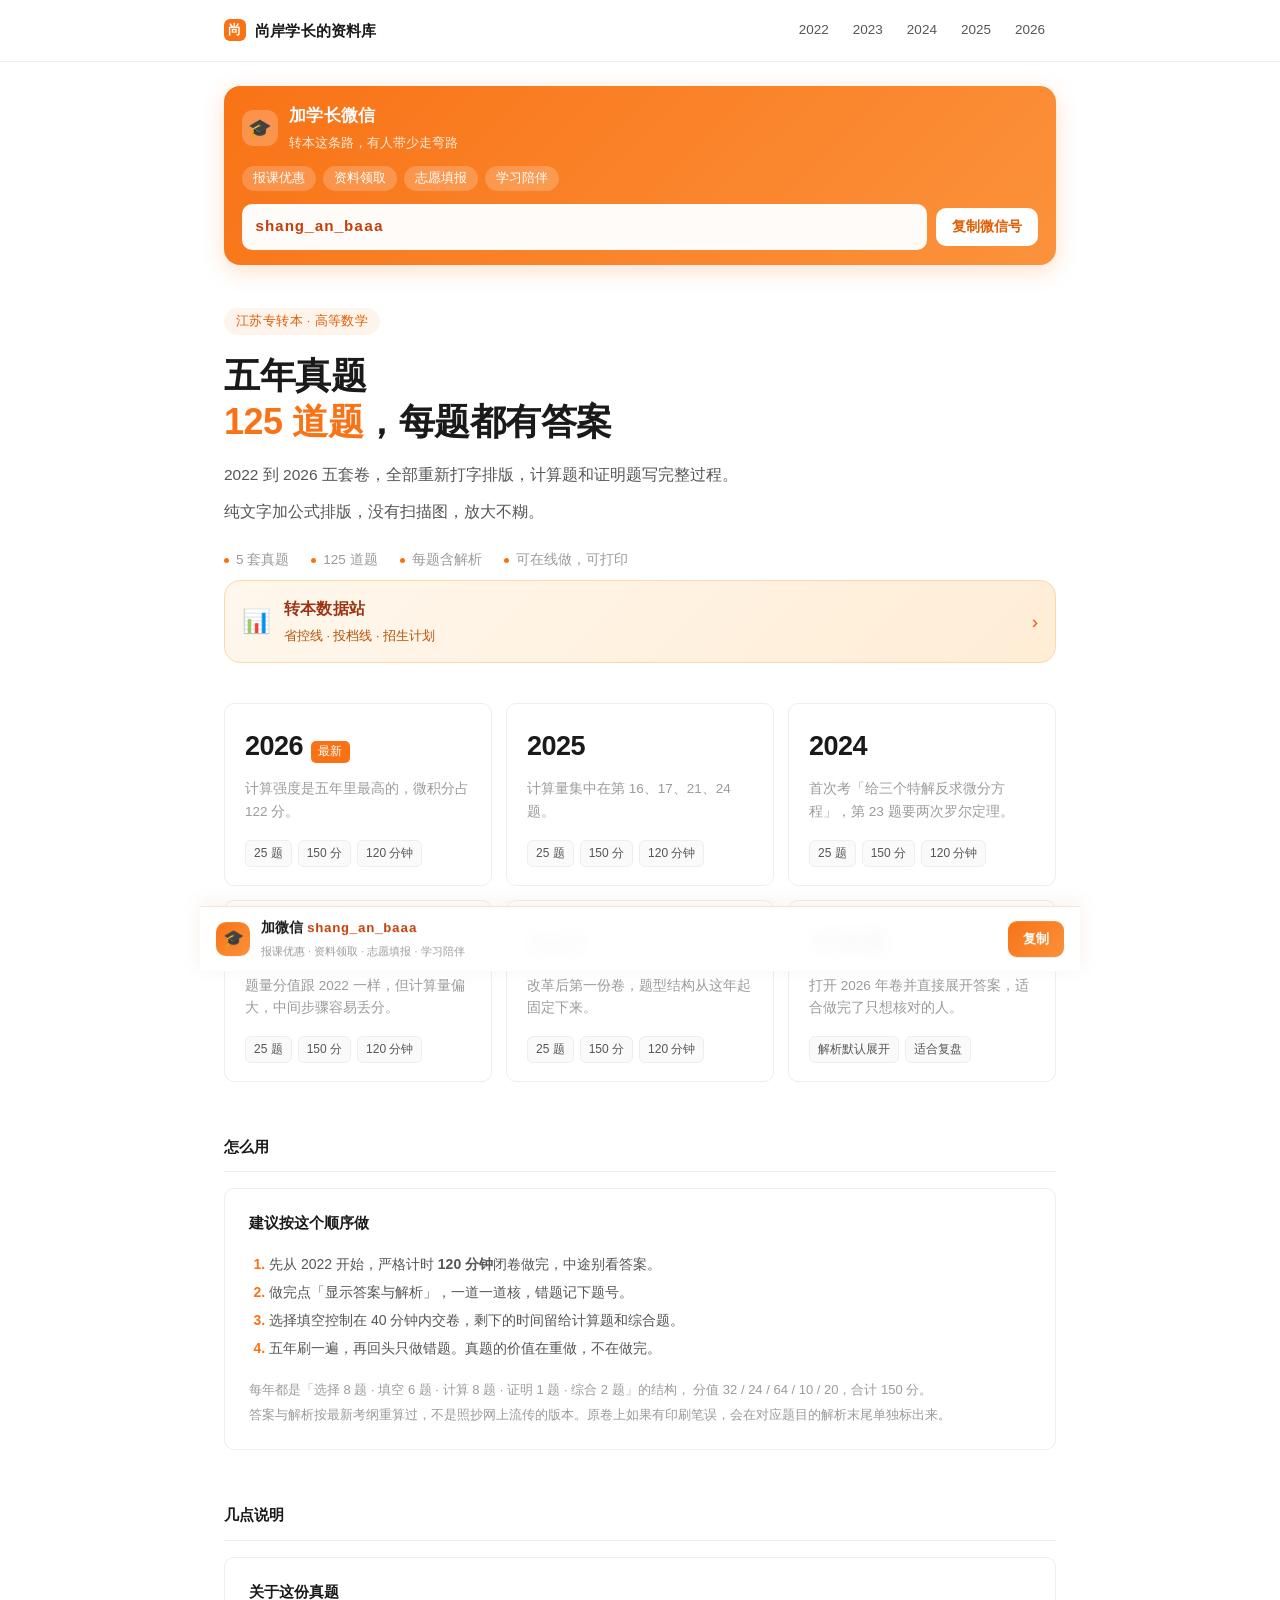
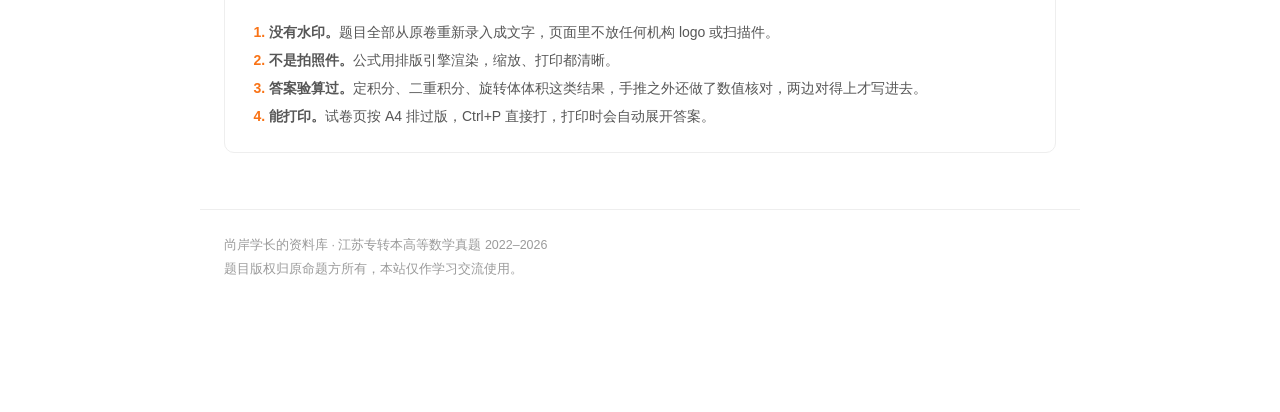
<file: index.html>
<!doctype html>
<html lang="zh-CN">
<head>
<meta charset="utf-8">
<meta name="viewport" content="width=device-width, initial-scale=1">
<title>尚岸学长的资料库 · 江苏专转本高等数学真题 2022–2026</title>
<meta name="description" content="尚岸学长的资料库：2022 至 2026 年江苏省普通高校专转本选拔考试高等数学真题，共 125 题，全部含答案与完整解析，网页直接看，手机也能开。">
<meta name="theme-color" content="#F97316">
<link rel="icon" href="assets/favicon.svg" type="image/svg+xml">
<link rel="stylesheet" href="assets/style.css">
</head>
<body>

<div class="topbar">
  <div class="topbar-in">
    <a class="brand" href="index.html"><span class="mark">尚</span>尚岸学长的资料库</a>
    <nav class="topnav">
      <a href="paper.html?y=2022">2022</a>
      <a href="paper.html?y=2023">2023</a>
      <a href="paper.html?y=2024">2024</a>
      <a href="paper.html?y=2025">2025</a>
      <a href="paper.html?y=2026">2026</a>
    </nav>
  </div>
</div>

<div class="wrap">

  <div class="hero">
    <span class="eyebrow">江苏专转本 · 高等数学</span>
    <h1>五年真题<br><span class="o">125 道题</span>，每题都有答案</h1>
    <p class="lead">2022 到 2026 五套卷，全部重新打字排版，计算题和证明题写完整过程。</p>
    <p class="lead">纯文字加公式排版，没有扫描图，放大不糊。</p>
    <div class="meta-line">
      <span>5 套真题</span>
      <span>125 道题</span>
      <span>每题含解析</span>
      <span>可在线做，可打印</span>
    </div>
  </div>

  <a href="data/" style="display:flex;align-items:center;gap:13px;margin:0 0 20px;padding:15px 17px;border-radius:16px;background:linear-gradient(135deg,#FFF7ED,#FFEDD5);border:1px solid #FED7AA;text-decoration:none"><span style="font-size:23px;line-height:1">📊</span><span style="flex:1"><b style="display:block;font-size:15.5px;color:#9A3412;letter-spacing:.2px">转本数据站</b><span style="font-size:12.5px;color:#B45309">省控线 · 投档线 · 招生计划</span></span><span style="color:#EA580C;font-size:19px;line-height:1">›</span></a>

  <div class="year-grid">
    <a class="ycard" href="paper.html?y=2026">
      <div class="yr">2026<small>最新</small></div>
      <div class="desc">计算强度是五年里最高的，微积分占 122 分。</div>
      <div class="tags"><span class="tag">25 题</span><span class="tag">150 分</span><span class="tag">120 分钟</span></div>
    </a>

    <a class="ycard" href="paper.html?y=2025">
      <div class="yr">2025</div>
      <div class="desc">计算量集中在第 16、17、21、24 题。</div>
      <div class="tags"><span class="tag">25 题</span><span class="tag">150 分</span><span class="tag">120 分钟</span></div>
    </a>

    <a class="ycard" href="paper.html?y=2024">
      <div class="yr">2024</div>
      <div class="desc">首次考「给三个特解反求微分方程」，第 23 题要两次罗尔定理。</div>
      <div class="tags"><span class="tag">25 题</span><span class="tag">150 分</span><span class="tag">120 分钟</span></div>
    </a>

    <a class="ycard" href="paper.html?y=2023">
      <div class="yr">2023</div>
      <div class="desc">题量分值跟 2022 一样，但计算量偏大，中间步骤容易丢分。</div>
      <div class="tags"><span class="tag">25 题</span><span class="tag">150 分</span><span class="tag">120 分钟</span></div>
    </a>

    <a class="ycard" href="paper.html?y=2022">
      <div class="yr">2022</div>
      <div class="desc">改革后第一份卷，题型结构从这年起固定下来。</div>
      <div class="tags"><span class="tag">25 题</span><span class="tag">150 分</span><span class="tag">120 分钟</span></div>
    </a>

    <a class="ycard" href="paper.html?y=2026&amp;a=1">
      <div class="yr">对答案</div>
      <div class="desc">打开 2026 年卷并直接展开答案，适合做完了只想核对的人。</div>
      <div class="tags"><span class="tag">解析默认展开</span><span class="tag">适合复盘</span></div>
    </a>
  </div>

  <div class="section-title">怎么用</div>
  <div class="howto">
    <h3>建议按这个顺序做</h3>
    <ol>
      <li>先从 2022 开始，严格计时 <b>120 分钟</b>闭卷做完，中途别看答案。</li>
      <li>做完点「显示答案与解析」，一道一道核，错题记下题号。</li>
      <li>选择填空控制在 40 分钟内交卷，剩下的时间留给计算题和综合题。</li>
      <li>五年刷一遍，再回头只做错题。真题的价值在重做，不在做完。</li>
    </ol>
    <div class="fine">
      每年都是「选择 8 题 · 填空 6 题 · 计算 8 题 · 证明 1 题 · 综合 2 题」的结构，
      分值 32 / 24 / 64 / 10 / 20，合计 150 分。<br>
      答案与解析按最新考纲重算过，不是照抄网上流传的版本。原卷上如果有印刷笔误，会在对应题目的解析末尾单独标出来。
    </div>
  </div>

  <div class="section-title">几点说明</div>
  <div class="howto">
    <h3>关于这份真题</h3>
    <ol>
      <li><b>没有水印。</b>题目全部从原卷重新录入成文字，页面里不放任何机构 logo 或扫描件。</li>
      <li><b>不是拍照件。</b>公式用排版引擎渲染，缩放、打印都清晰。</li>
      <li><b>答案验算过。</b>定积分、二重积分、旋转体体积这类结果，手推之外还做了数值核对，两边对得上才写进去。</li>
      <li><b>能打印。</b>试卷页按 A4 排过版，Ctrl+P 直接打，打印时会自动展开答案。</li>
    </ol>
  </div>

</div>

<footer class="foot">
  尚岸学长的资料库 · 江苏专转本高等数学真题 2022–2026<br>
  题目版权归原命题方所有，本站仅作学习交流使用。
</footer>

<script src="assets/site.js"></script>
<script src="assets/wx.js"></script>
</body>
</html>
</file>
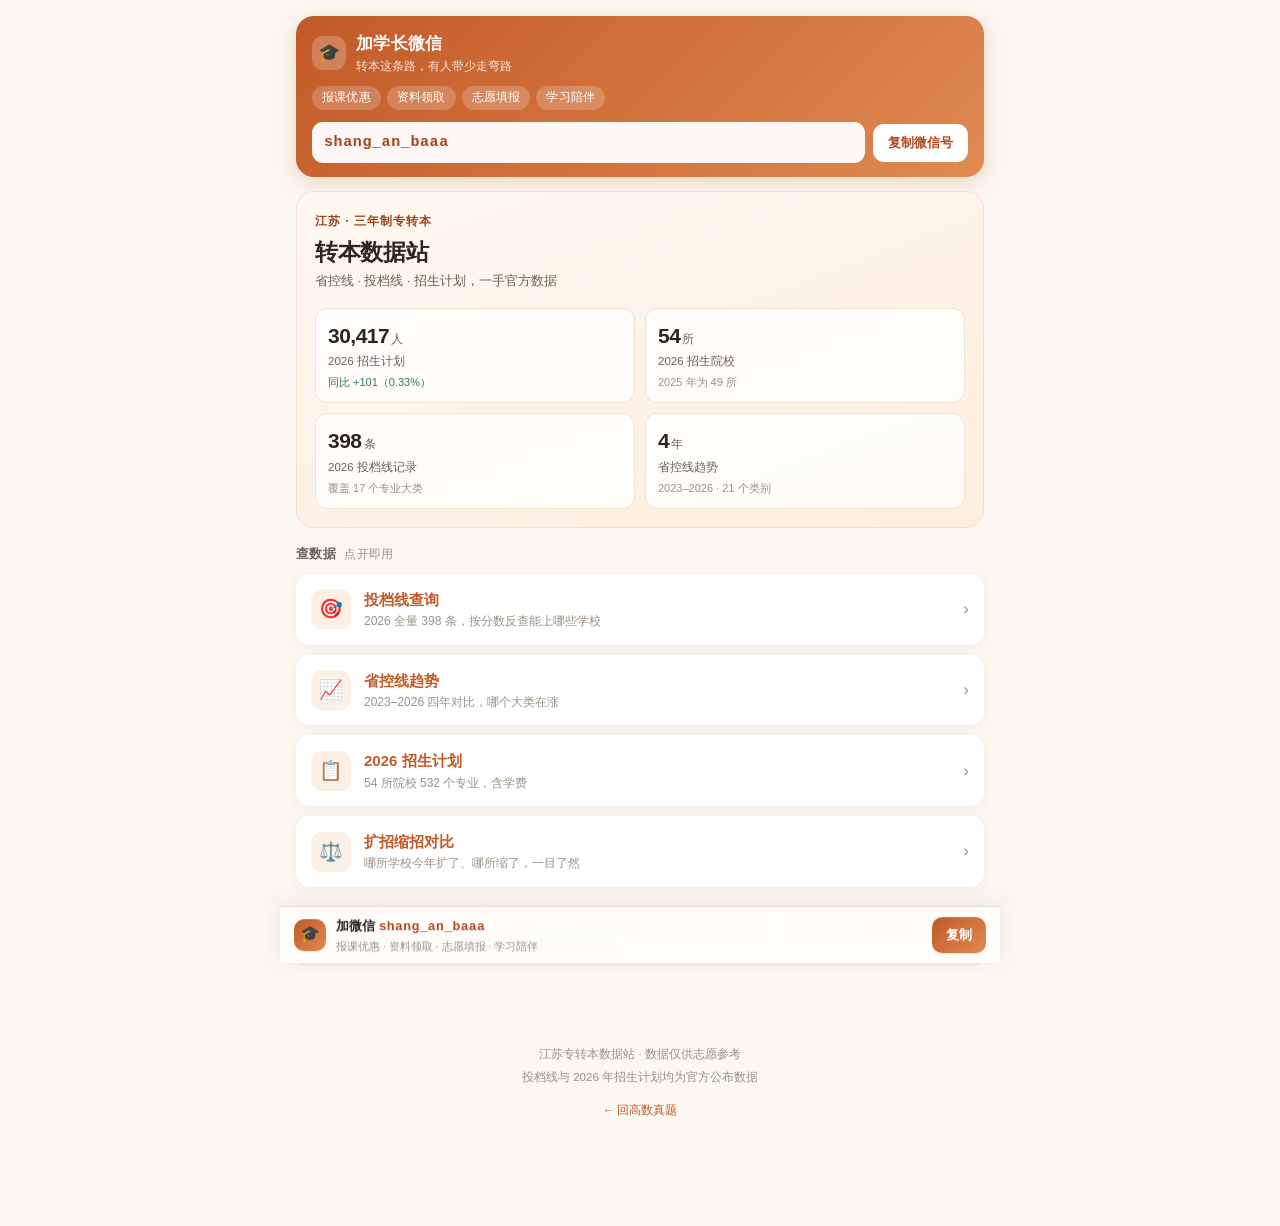
<file: data/index.html>
<!DOCTYPE html>
<html lang="zh-CN">
<head>
<meta charset="UTF-8">
<meta name="viewport" content="width=device-width, initial-scale=1, maximum-scale=1, viewport-fit=cover">
<meta name="theme-color" content="#FBF7F1">
<title>江苏专转本数据站 · 省控线 / 投档线 / 招生计划</title>
<meta name="description" content="江苏三年制专转本真实数据：2023-2026 省控线、2026 全量投档分数线、2026 招生计划。全部来自官方公开文件。">
<link rel="icon" href="assets/favicon.svg" type="image/svg+xml">
<link rel="stylesheet" href="assets/app.css">
</head>
<body>

<div class="wrap">

  <div class="hero">
    <div class="kicker">江苏 · 三年制专转本</div>
    <div class="title">转本数据站</div>
    <div class="desc">省控线 · 投档线 · 招生计划，一手官方数据</div>
    <div class="kpi-grid" id="kpi"></div>
  </div>

  <div class="sec">
    <div class="sec-title">查数据 <span class="hint">点开即用</span></div>
    <div id="entries"></div>
  </div>

  <div class="note">
    <b>数据口径</b>：省控线、投档线、招生计划均取自江苏省教育考试院公开文件（分校计划表、专业计划表、投档分数线表）。计划数与专业数已做交叉校验，加总与官方分校计划表逐校吻合。
  </div>

</div>

<div class="foot">
  <div>江苏专转本数据站 · 数据仅供志愿参考</div>
  <div class="src">投档线与 2026 年招生计划均为官方公布数据</div>
  <div style="margin-top:12px"><a href="/">← 回高数真题</a></div>
</div>

<script src="data/province-line.js"></script>
<script src="data/plan-school.js"></script>
<script src="data/plan-major.js"></script>
<script src="data/score.js"></script>
<script src="assets/app.js"></script>
<script>
(function () {
  var L = window.DATA_LINE, P = window.DATA_SCHOOL, M = window.DATA_MAJOR;
  var S = window.DATA_SCORE;
  var t26 = P.y2026.reduce(function (a, b) { return a + b.total; }, 0);
  var t25 = P.y2025.reduce(function (a, b) { return a + b.total; }, 0);
  var diff = t26 - t25;
  var pct = t25 ? (diff / t25 * 100) : 0;

  // 扩招对考生是利好 → 绿；缩招 → 红。（省控线页相反：分数涨=更难考=红）
  var sign = diff > 0 ? '+' : (diff < 0 ? '' : '±');
  var diffColor = diff > 0 ? '#2E7D5B' : (diff < 0 ? '#C0392B' : 'var(--ink-3)');

  document.getElementById('kpi').innerHTML = [
    '<div class="kpi"><div class="v">' + DB.fmtInt(t26) + '<small>人</small></div>',
    '<div class="l">2026 招生计划</div>',
    '<div class="d" style="color:' + diffColor + '">同比 ' + sign + DB.fmtInt(diff) + '（' + pct.toFixed(2) + '%）</div></div>',

    '<div class="kpi"><div class="v">' + P.y2026.length + '<small>所</small></div>',
    '<div class="l">2026 招生院校</div>',
    '<div class="d flat">2025 年为 ' + P.y2025.length + ' 所</div></div>',

    '<div class="kpi"><div class="v">' + S.length + '<small>条</small></div>',
    '<div class="l">2026 投档线记录</div>',
    '<div class="d flat">覆盖 ' + new Set(S.map(function (x) { return x.cat; })).size + ' 个专业大类</div></div>',

    '<div class="kpi"><div class="v">' + L.years.length + '<small>年</small></div>',
    '<div class="l">省控线趋势</div>',
    '<div class="d flat">' + L.years[0] + '–' + L.years[L.years.length - 1] + ' · ' + L.list.length + ' 个类别</div></div>'
  ].join('');

  var entries = [
    { href: 'score.html', ico: '🎯', n: '投档线查询', s: '2026 全量 ' + S.length + ' 条，按分数反查能上哪些学校' },
    { href: 'line.html', ico: '📈', n: '省控线趋势', s: L.years[0] + '–' + L.years[L.years.length - 1] + ' 四年对比，哪个大类在涨' },
    { href: 'plan.html', ico: '📋', n: '2026 招生计划', s: P.y2026.length + ' 所院校 ' + M.length + ' 个专业，含学费' },
    { href: 'compare.html', ico: '⚖️', n: '扩招缩招对比', s: '哪所学校今年扩了、哪所缩了，一目了然' }
  ];
  document.getElementById('entries').innerHTML = entries.map(function (e) {
    return '<a class="entry" href="' + e.href + '">' +
      '<div class="ico">' + e.ico + '</div>' +
      '<div class="txt"><div class="n">' + DB.esc(e.n) + '</div><div class="s">' + DB.esc(e.s) + '</div></div>' +
      '<div class="arrow">›</div></a>';
  }).join('');
})();
</script>
</body>
</html>
</file>
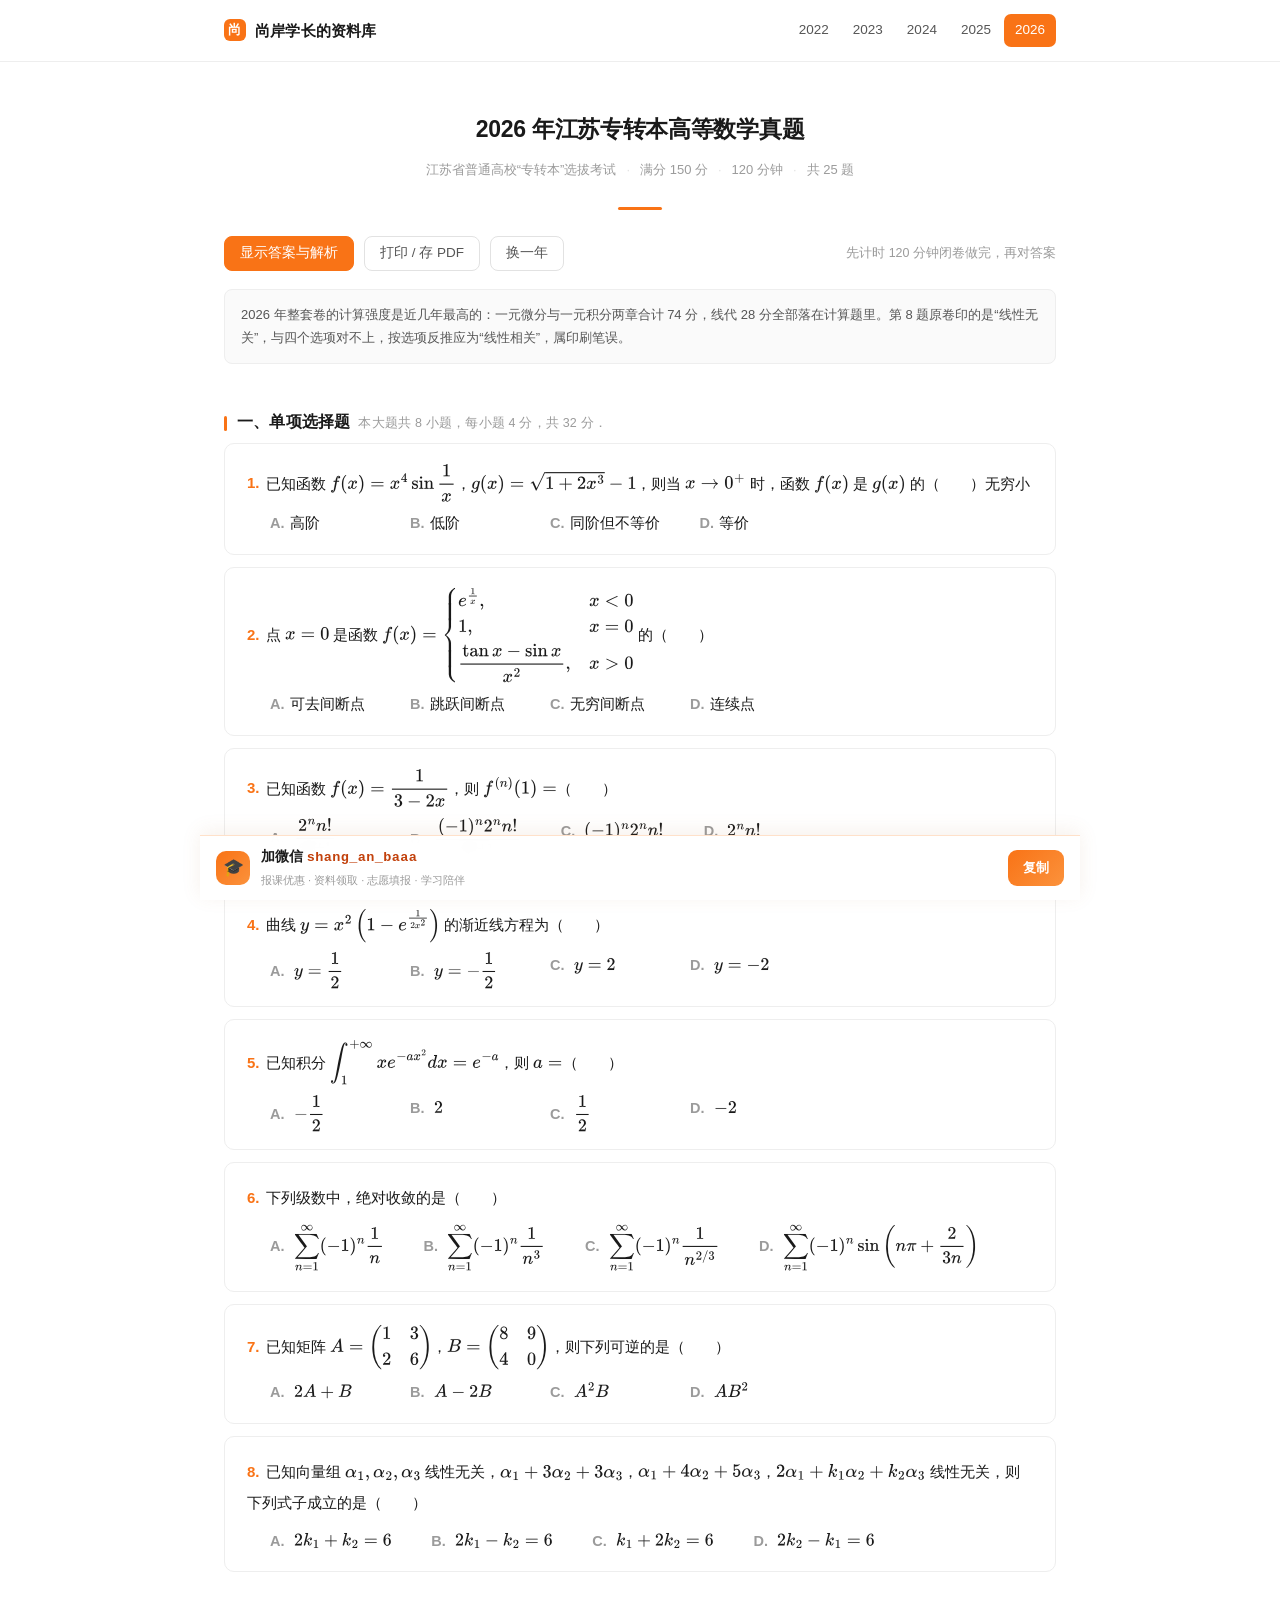
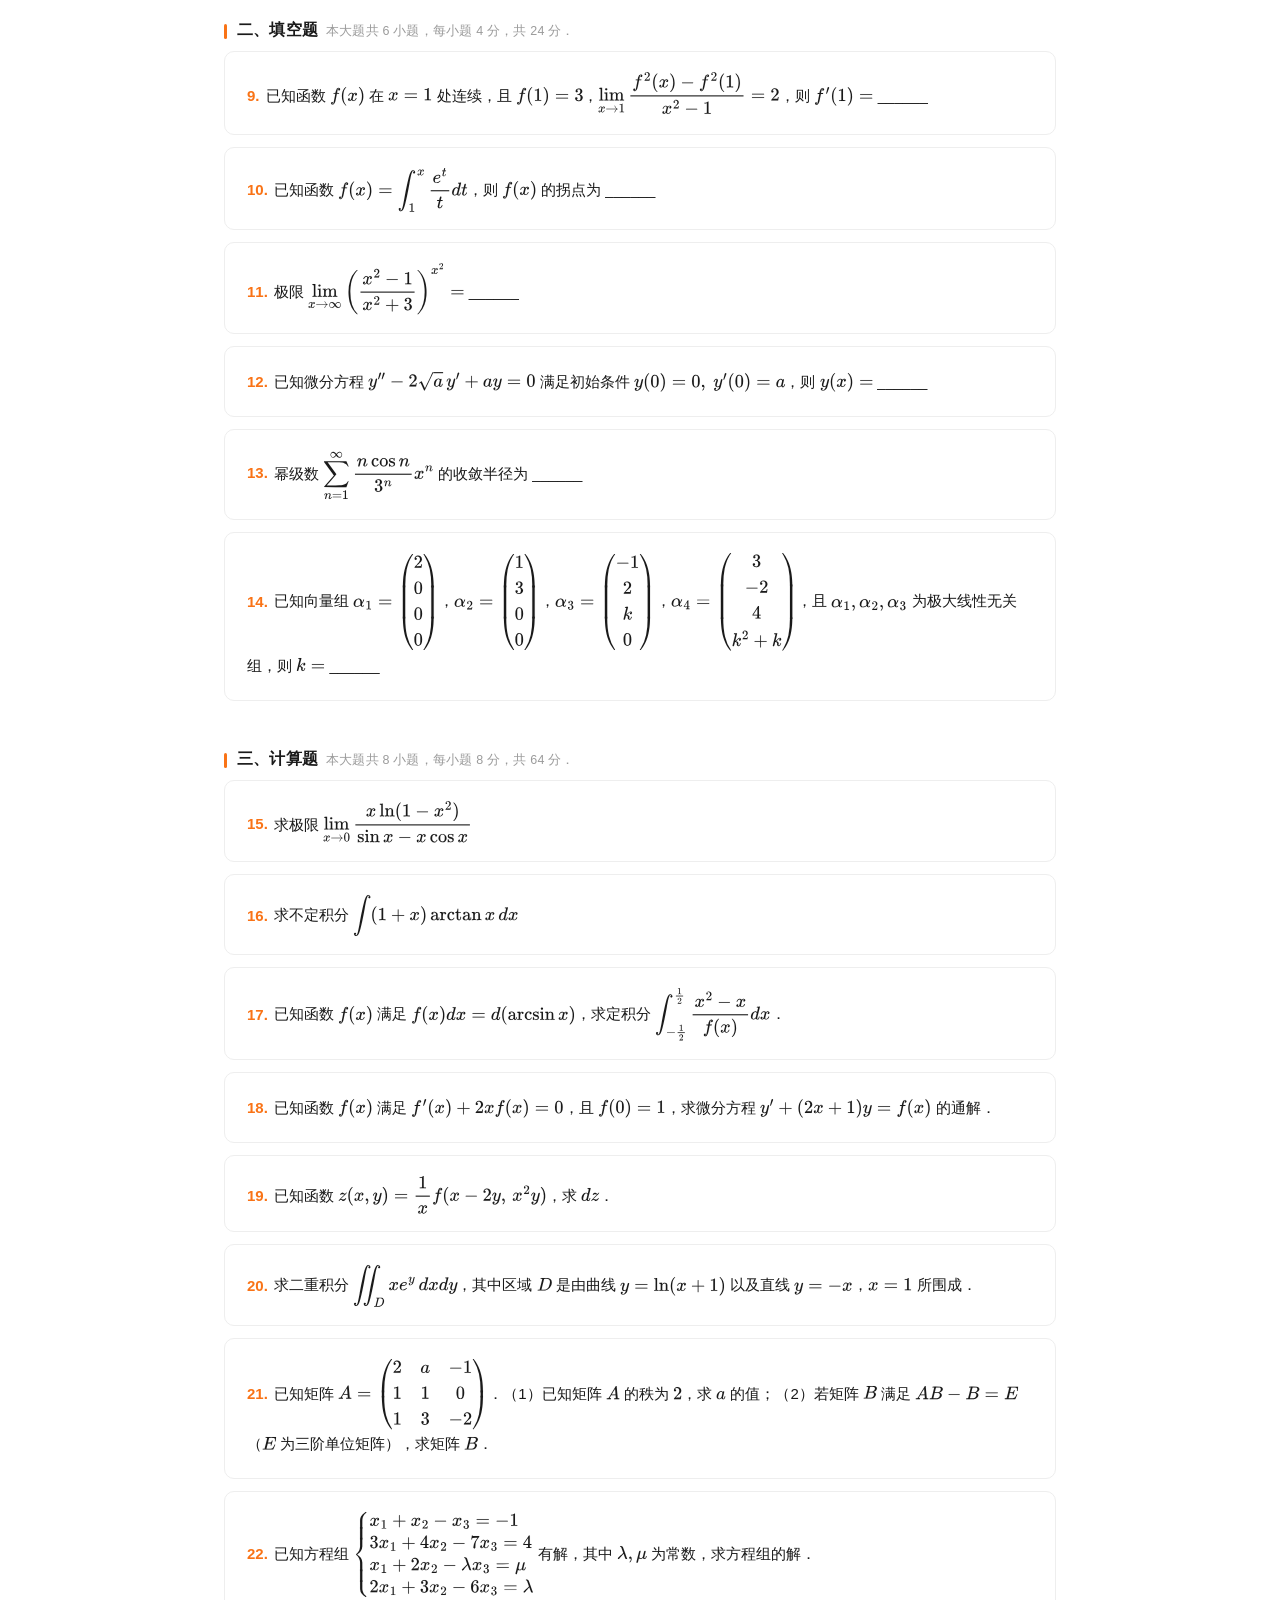
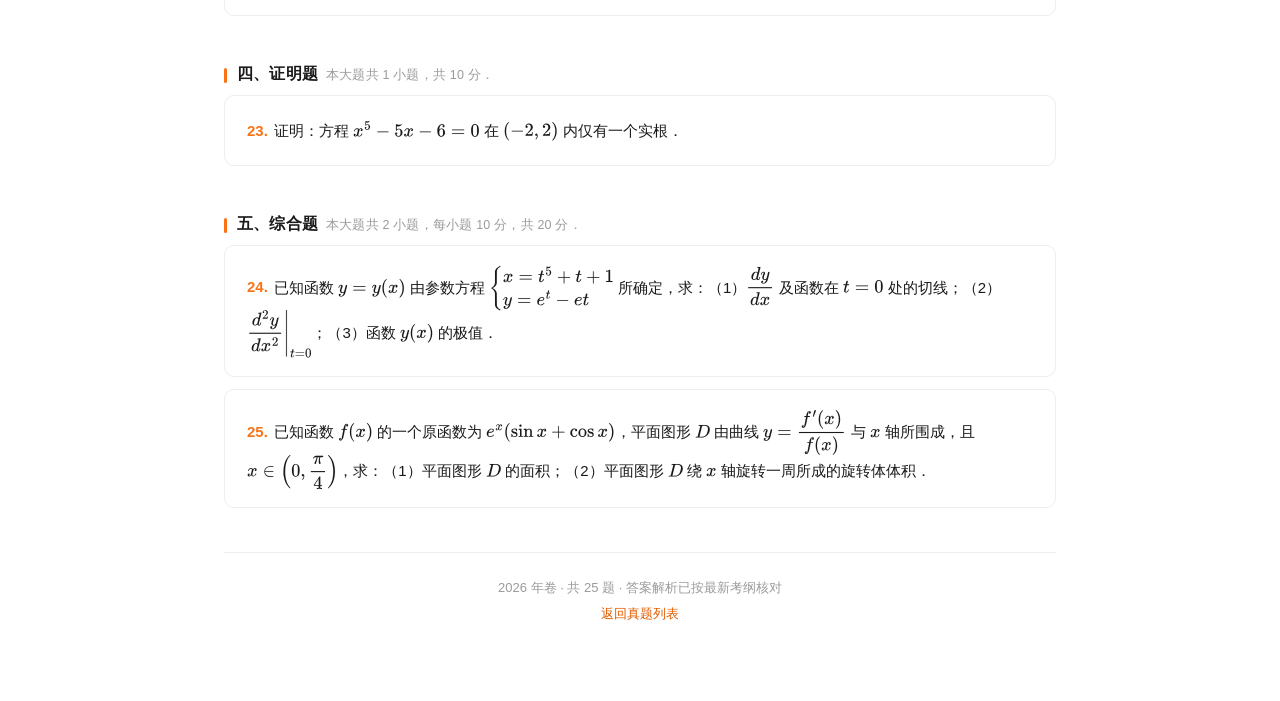
<file: paper.html>
<!doctype html>
<html lang="zh-CN">
<head>
<meta charset="utf-8">
<meta name="viewport" content="width=device-width, initial-scale=1">
<title>尚岸学长的资料库 · 专转本高数真题</title>
<meta name="description" content="尚岸学长的资料库：江苏省普通高校专转本选拔考试高等数学真题，含答案与完整解析。">
<meta name="theme-color" content="#F97316">
<link rel="icon" href="assets/favicon.svg" type="image/svg+xml">
<link rel="stylesheet" href="assets/style.css">
<script>
window.MathJax = {
  tex: { inlineMath: [['$', '$']], displayMath: [['$$', '$$']] },
  svg: { fontCache: 'global' },
  options: { skipHtmlTags: ['script', 'noscript', 'style', 'textarea', 'pre', 'code'] },
  startup: { typeset: false }
};
</script>
<script src="assets/mathjax/tex-svg.js" id="MathJax-script" async></script>
</head>
<body>

<div class="topbar">
  <div class="topbar-in">
    <a class="brand" href="index.html"><span class="mark">尚</span>尚岸学长的资料库</a>
    <nav class="topnav" id="nav">
      <a href="paper.html?y=2022" data-y="2022">2022</a>
      <a href="paper.html?y=2023" data-y="2023">2023</a>
      <a href="paper.html?y=2024" data-y="2024">2024</a>
      <a href="paper.html?y=2025" data-y="2025">2025</a>
      <a href="paper.html?y=2026" data-y="2026">2026</a>
    </nav>
  </div>
</div>

<div class="wrap" id="app">
  <div class="loading">正在加载试卷…</div>
</div>

<button class="totop" id="totop" title="回到顶部">↑</button>

<script>
(function () {
  'use strict';

  var YEARS = ['2022', '2023', '2024', '2025', '2026'];
  var qs = new URLSearchParams(location.search);
  var year = qs.get('y') || '2026';
  if (YEARS.indexOf(year) < 0) year = '2026';
  var showAns = qs.get('a') === '1';

  document.title = year + ' 年江苏专转本高等数学真题 · 尚岸学长的资料库';

  /* 顶部年份高亮 */
  Array.prototype.forEach.call(document.querySelectorAll('#nav a'), function (a) {
    if (a.getAttribute('data-y') === year) {
      a.className = 'on';
    } else {
      a.setAttribute('href', 'paper.html?y=' + a.getAttribute('data-y'));
    }
  });

  var app = document.getElementById('app');

  /* ---------- 工具 ---------- */
  /* 数据里的 < > & 全是数学符号（如 0<x<1、矩阵的 & 分列符），
     不转义会被浏览器当成 HTML 标签吃掉，导致 $ 配对断裂、公式渲染不出来。
     注意：MathJax 读的是 textContent，转义后仍是原始 LaTeX，不影响排版。 */
  function esc(s) {
    return String(s)
      .replace(/&/g, '&amp;')
      .replace(/</g, '&lt;')
      .replace(/>/g, '&gt;');
  }

  var MATH_RE = /\$\$[\s\S]*?\$\$|\$[^$\n]*\$/g;

  /* 纯文本段：转义 + 空行变段间距
     纯空白段（多为两段公式之间）不能变成 <br>，否则公式块之间会多一条空行 */
  function textSeg(t) {
    if (!t.trim()) {
      return t.indexOf('\n\n') >= 0 ? '<span class="pgap"></span>' : ' ';
    }
    return esc(t)
      .replace(/\n{2,}/g, '<span class="pgap"></span>')
      .replace(/\n/g, '<br>');
  }

  /* 按“数学段 / 文本段”切开分别处理，避免把 <span> 塞进公式里把公式搞坏。
     **加粗** 要在拼装后再配对，否则跨公式的粗体（如 **由 $\alpha_{4}$ 可表示**）会断。 */
  function inlineRich(s) {
    s = String(s == null ? '' : s);
    var out = '', last = 0, m;
    MATH_RE.lastIndex = 0;
    while ((m = MATH_RE.exec(s)) !== null) {
      out += textSeg(s.slice(last, m.index));
      out += esc(m[0]);
      last = m.index + m[0].length;
    }
    out += textSeg(s.slice(last));
    return out.replace(/\*\*([^*]+)\*\*/g, '<strong>$1</strong>');
  }

  /* markdown 表格 → 真表格（单元格内容仍走 inlineRich，公式照样渲染） */
  function renderTable(rows) {
    var cells = rows.map(function (r) {
      return r.replace(/^\s*\|/, '').replace(/\|\s*$/, '').split('|').map(function (c) {
        return c.trim();
      });
    }).filter(function (r) {
      return !r.every(function (c) { return /^:?-{2,}:?$/.test(c); });
    });
    if (!cells.length) return '';
    var head = cells[0], body = cells.slice(1);
    var h = '<div class="tbl"><table><thead><tr>';
    head.forEach(function (c) { h += '<th>' + inlineRich(c) + '</th>'; });
    h += '</tr></thead><tbody>';
    body.forEach(function (r) {
      h += '<tr>';
      r.forEach(function (c) { h += '<td>' + inlineRich(c) + '</td>'; });
      h += '</tr>';
    });
    return h + '</tbody></table></div>';
  }

  function rich(s) {
    s = String(s == null ? '' : s);
    var lines = s.split('\n'), out = [], buf = [], table = null;
    function flush() {
      if (buf.length) { out.push(inlineRich(buf.join('\n'))); buf = []; }
    }
    lines.forEach(function (L) {
      if (/^\s*\|/.test(L)) {
        if (!table) { flush(); table = []; }
        table.push(L);
      } else {
        if (table) { out.push(renderTable(table)); table = null; }
        buf.push(L);
      }
    });
    if (table) out.push(renderTable(table));
    flush();
    return out.join('');
  }

  var LETTER = ['A', 'B', 'C', 'D', 'E', 'F'];

  /* 答案速查：选择题给字母，填空题给式子。放在卷末，默认展开答案后才出现 */
  function buildAnsBox(paper) {
    var rows = [];
    paper.sections.forEach(function (sec) {
      var isChoice = /选择/.test(sec.name);
      var isBlank = /填空/.test(sec.name);
      if (!isChoice && !isBlank) return;
      var cells = sec.items.map(function (it) {
        return '<span class="cell"><span style="color:#9B9B9B">' + it.no + '.</span> ' +
          (isChoice ? '<b>' + esc(it.answer) + '</b>' : rich(it.answer)) + '</span>';
      });
      rows.push('<div class="row"><b>' + esc(sec.name.replace(/^[一二三四五]、/, '')) + '</b>　' + cells.join('') + '</div>');
    });
    if (!rows.length) return '';
    return '<div class="ansblock"><h2>答案速查</h2>' +
      '<p class="sub">只想快速核对选择题和填空题的话看这里；计算题、证明题的过程在上面每道题的解析里。</p>' +
      '<div class="ansbox" id="ansbox">' + rows.join('') + '</div></div>';
  }

  /* 渲染单题 */
  function renderItem(it, isChoice) {
    var h = '<div class="q" id="q' + it.no + '">';
    h += '<div class="stem"><span class="qn">' + it.no + '.</span>' + rich(it.stem) + '</div>';
    if (isChoice && it.options && it.options.length) {
      h += '<div class="opts">';
      it.options.forEach(function (op, i) {
        h += '<div><span class="k">' + LETTER[i] + '.</span>' + rich(op) + '</div>';
      });
      h += '</div>';
    }
    h += '<div class="sol">';
    if (it.answer) {
      h += '<div><span class="anstag">答案</span><span>' + rich(it.answer) + '</span></div>';
    }
    if (it.solution) {
      h += '<div class="solbody"><span class="lab">解析</span><span>' + rich(it.solution) + '</span></div>';
    }
    h += '</div></div>';
    return h;
  }

  /* ---------- 主渲染 ---------- */
  function render(paper) {
    var total = 0;
    paper.sections.forEach(function (s) { total += s.items.length; });

    var h = '';
    h += '<div class="paper-head">';
    h += '<h1>' + paper.year + ' 年江苏专转本高等数学真题</h1>';
    h += '<p class="meta">江苏省普通高校“专转本”选拔考试<i>·</i>满分 ' + paper.full + ' 分<i>·</i>' + paper.minutes + ' 分钟<i>·</i>共 ' + total + ' 题</p>';
    h += '<div class="rule"></div>';
    h += '</div>';

    h += '<div class="toolbar">';
    h += '<button class="btn primary" id="toggle">显示答案与解析</button>';
    h += '<button class="btn" id="print">打印 / 存 PDF</button>';
    h += '<a class="btn" href="index.html">换一年</a>';
    h += '<span class="spacer"></span>';
    h += '<span class="hint">先计时 ' + paper.minutes + ' 分钟闭卷做完，再对答案</span>';
    h += '</div>';

    if (paper.note) {
      h += '<div class="notebox">' + rich(paper.note) + '</div>';
    }

    paper.sections.forEach(function (sec) {
      var isChoice = /选择/.test(sec.name);
      h += '<div class="sec">';
      h += '<h2>' + esc(sec.name) + (sec.note ? '<em>' + esc(sec.note) + '</em>' : '') + '</h2>';
      sec.items.forEach(function (it) {
        h += renderItem(it, isChoice);
      });
      h += '</div>';
    });

    /* 答案速查放卷末，避免一进页面就看到答案 */
    h += buildAnsBox(paper);

    h += '<div class="paper-foot">' + paper.year + ' 年卷 · 共 ' + total + ' 题 · 答案解析已按最新考纲核对<br>' +
         '<a href="index.html">返回真题列表</a></div>';

    app.innerHTML = h;

    /* 答案展开状态 */
    var toggle = document.getElementById('toggle');
    function applyState() {
      document.body.classList[showAns ? 'add' : 'remove']('show-answer');
      toggle.textContent = showAns ? '收起答案' : '显示答案与解析';
      toggle.className = 'btn ' + (showAns ? 'on' : 'primary');
    }
    applyState();

    toggle.addEventListener('click', function () {
      showAns = !showAns;
      var u = new URL(location.href);
      if (showAns) u.searchParams.set('a', '1'); else u.searchParams.delete('a');
      history.replaceState(null, '', u.toString());
      applyState();
    });

    document.getElementById('print').addEventListener('click', function () {
      var was = showAns;
      showAns = true;
      applyState();
      setTimeout(function () { window.print(); }, 60);
      window.addEventListener('afterprint', function once() {
        window.removeEventListener('afterprint', once);
        showAns = was;
        applyState();
      });
    });
  }

  /* ---------- 载入数据 ---------- */
  function typeset() {
    if (window.MathJax && MathJax.typesetPromise) {
      MathJax.typesetPromise([app]).catch(function (e) { console.warn(e); });
    } else {
      setTimeout(typeset, 120);
    }
  }

  var s = document.createElement('script');
  s.src = 'data/' + year + '.js';
  s.onload = function () {
    var paper = window.PAPERS && window.PAPERS[year];
    if (!paper) {
      app.innerHTML = '<div class="loading">这一年（' + year + '）的数据没加载成功，回<a href="index.html">首页</a>重试。</div>';
      return;
    }
    render(paper);
    typeset();
  };
  s.onerror = function () {
    app.innerHTML = '<div class="loading">试卷数据读取失败，请检查网络后刷新，或回<a href="index.html">首页</a>换一年。</div>';
  };
  document.head.appendChild(s);

  /* 回顶 */
  var top = document.getElementById('totop');
  window.addEventListener('scroll', function () {
    top.classList[window.scrollY > 600 ? 'add' : 'remove']('show');
  });
  top.addEventListener('click', function () { window.scrollTo({ top: 0, behavior: 'smooth' }); });
})();
</script>
<script src="assets/site.js"></script>
<script src="assets/wx.js"></script>
</body>
</html>
</file>
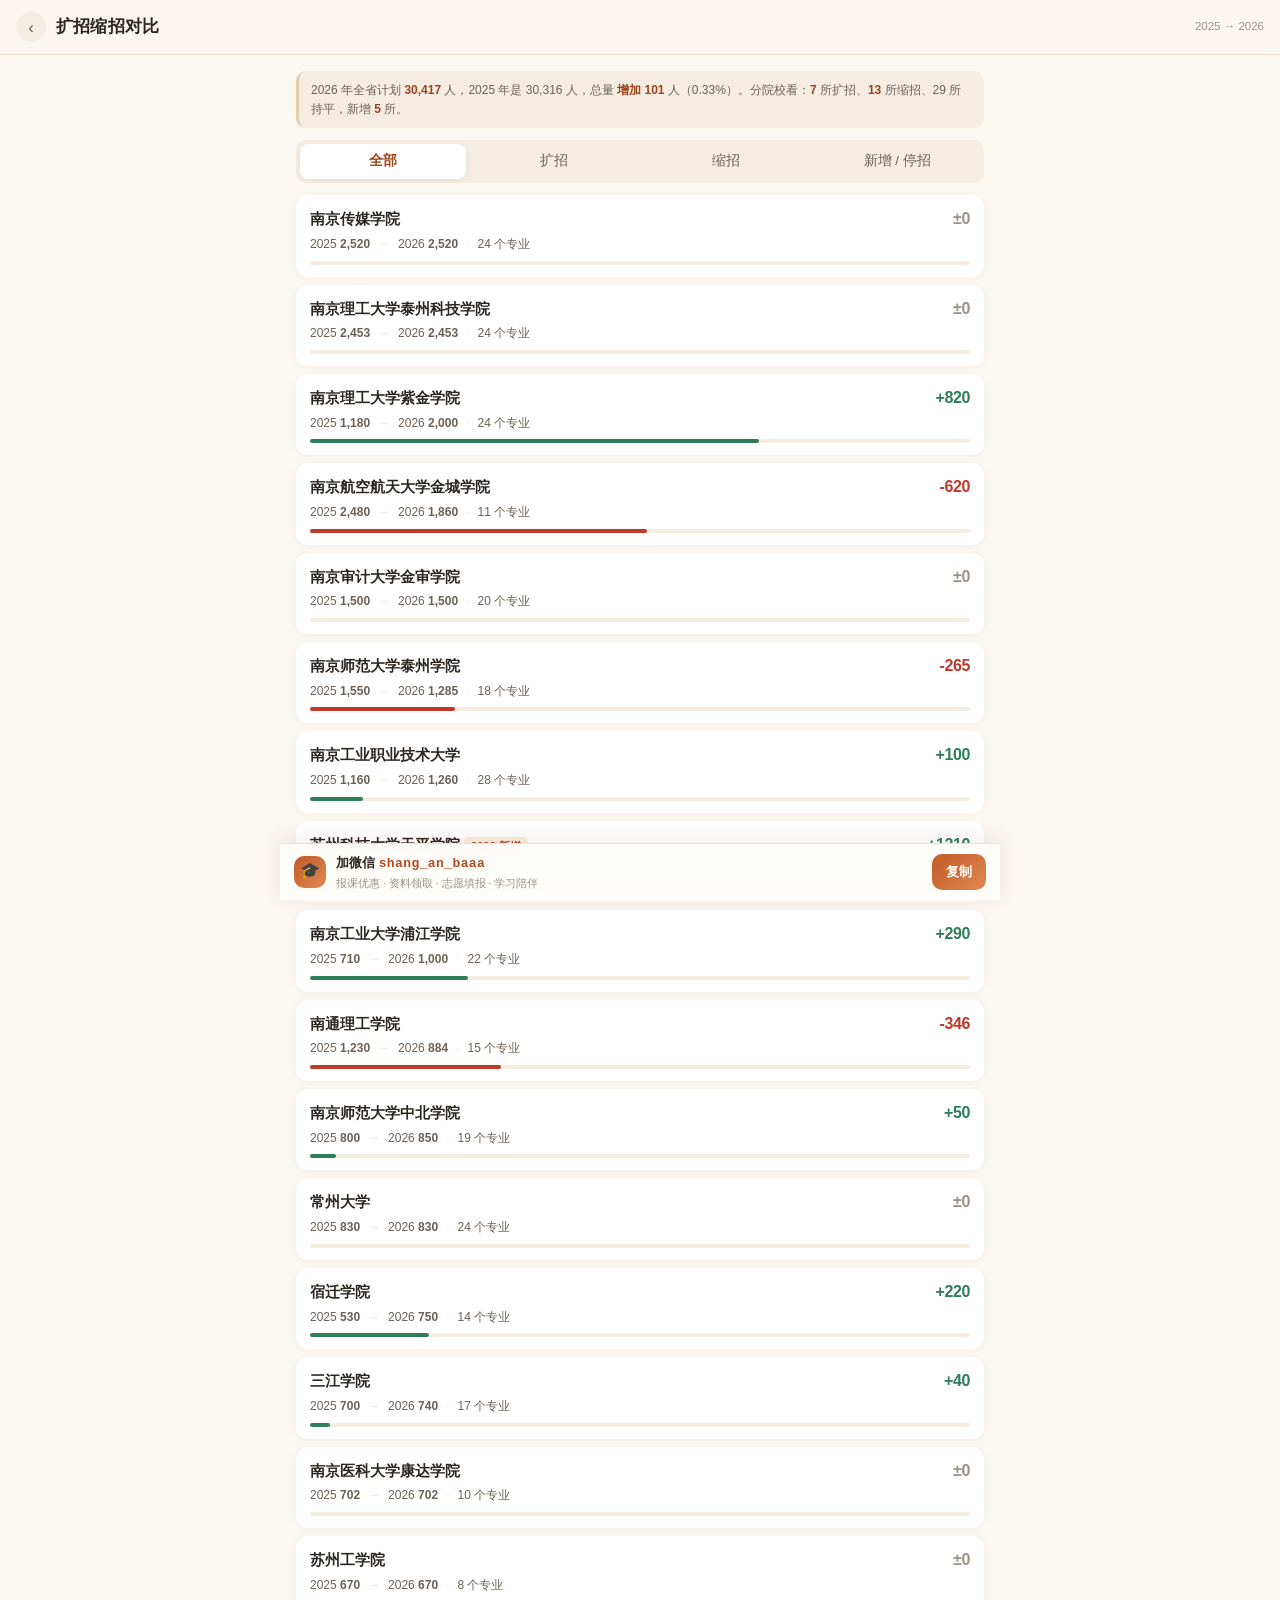
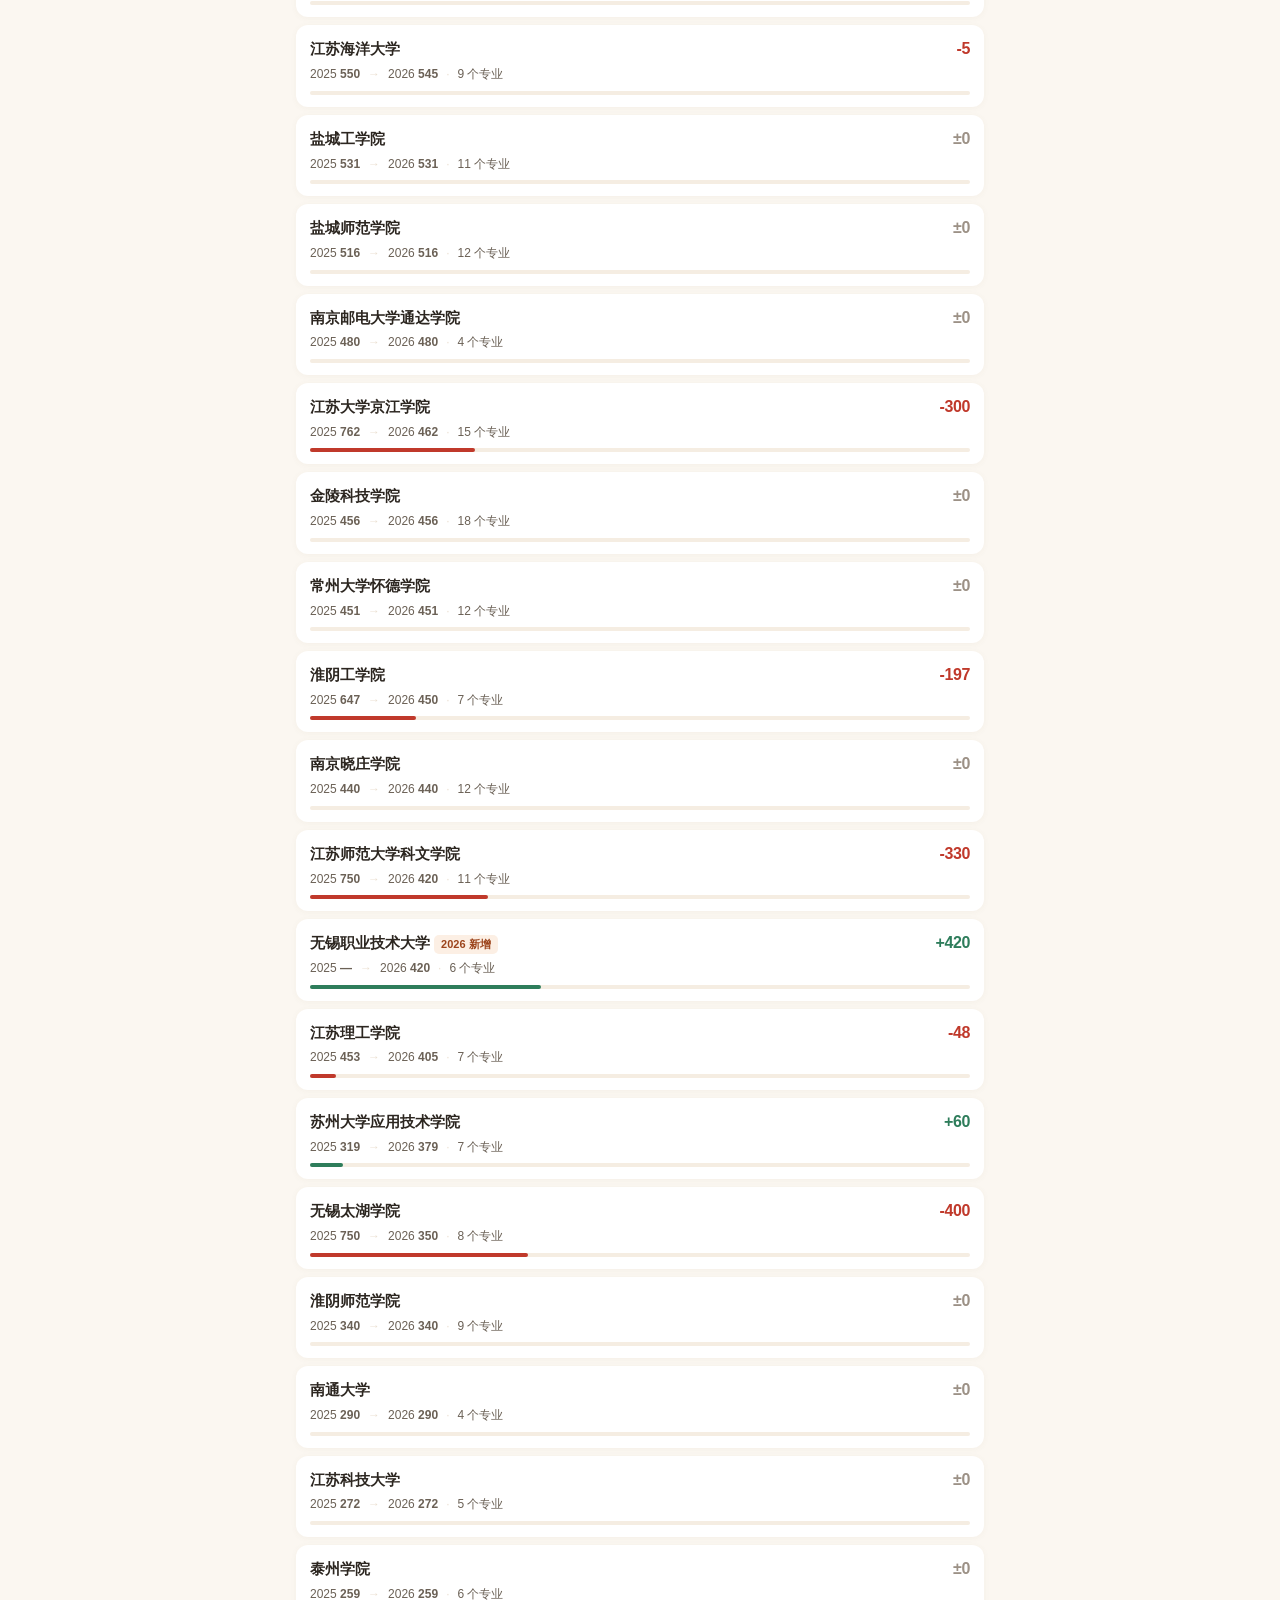
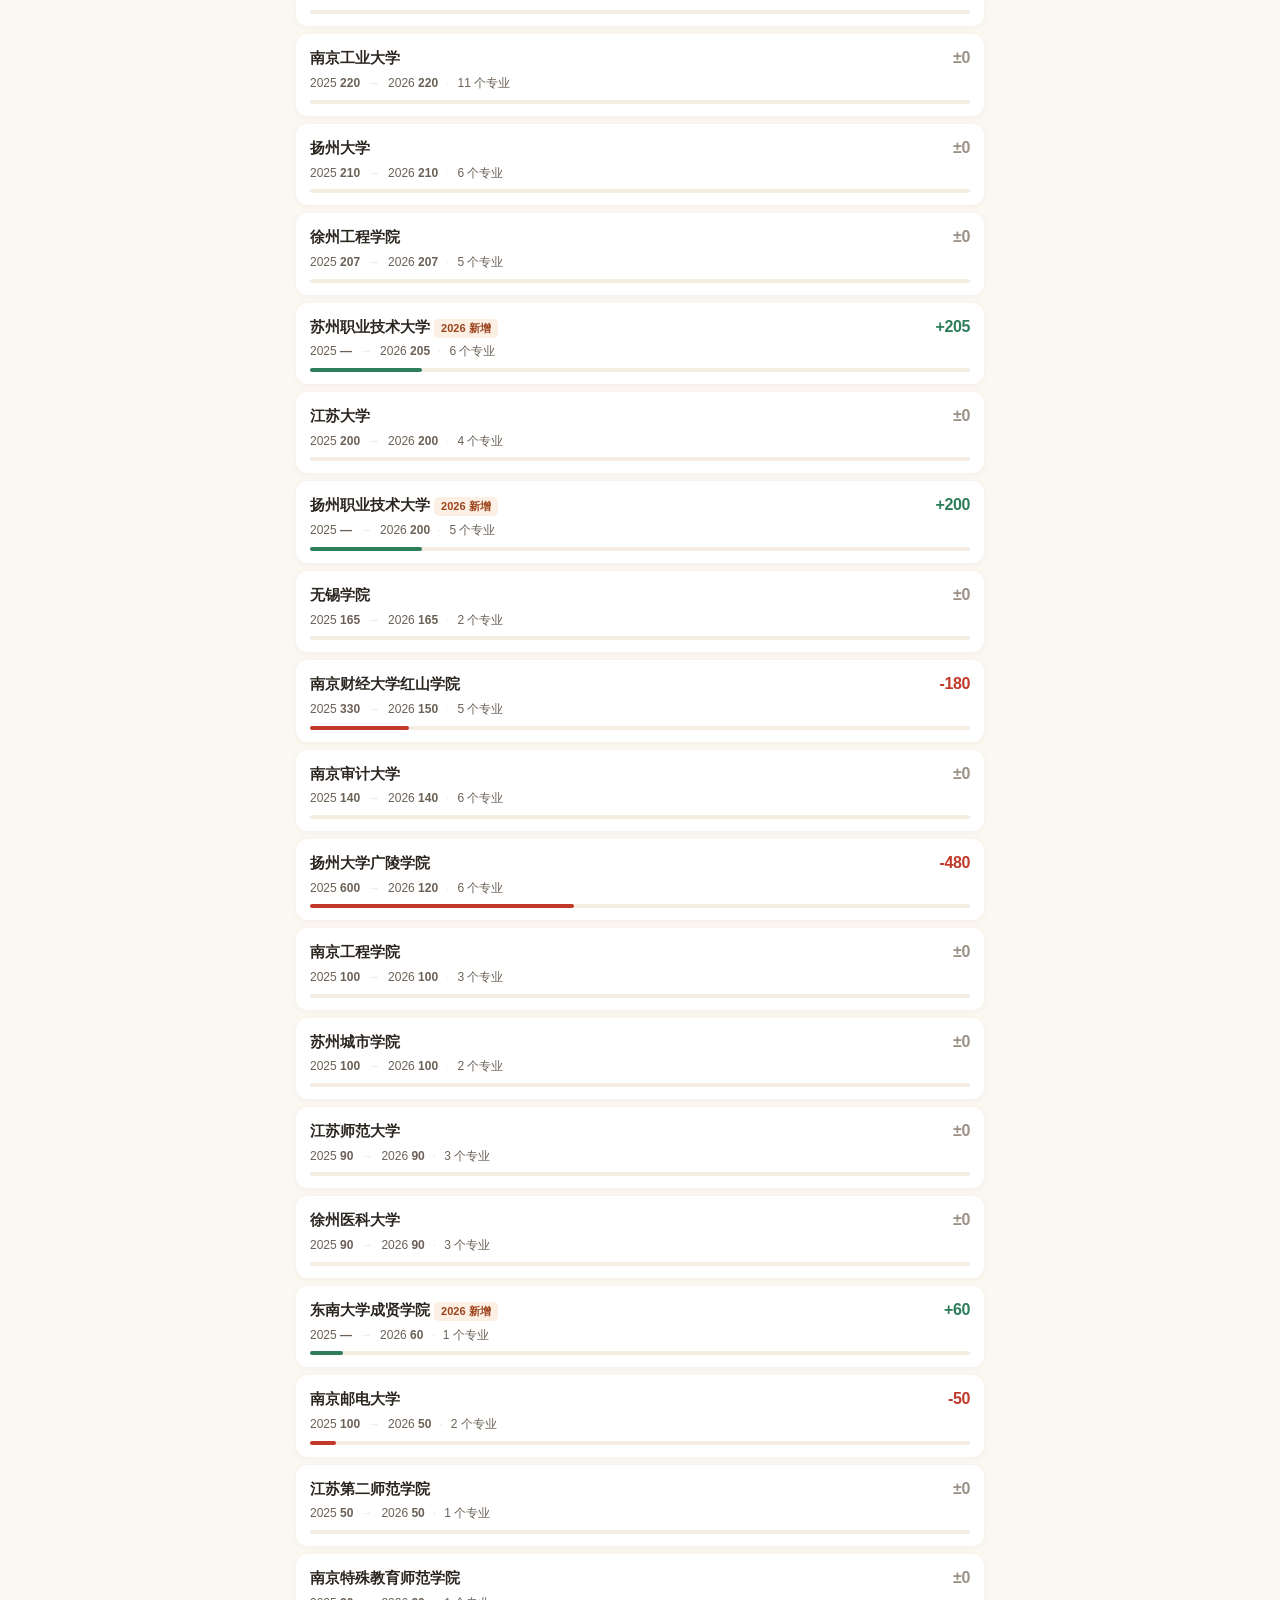
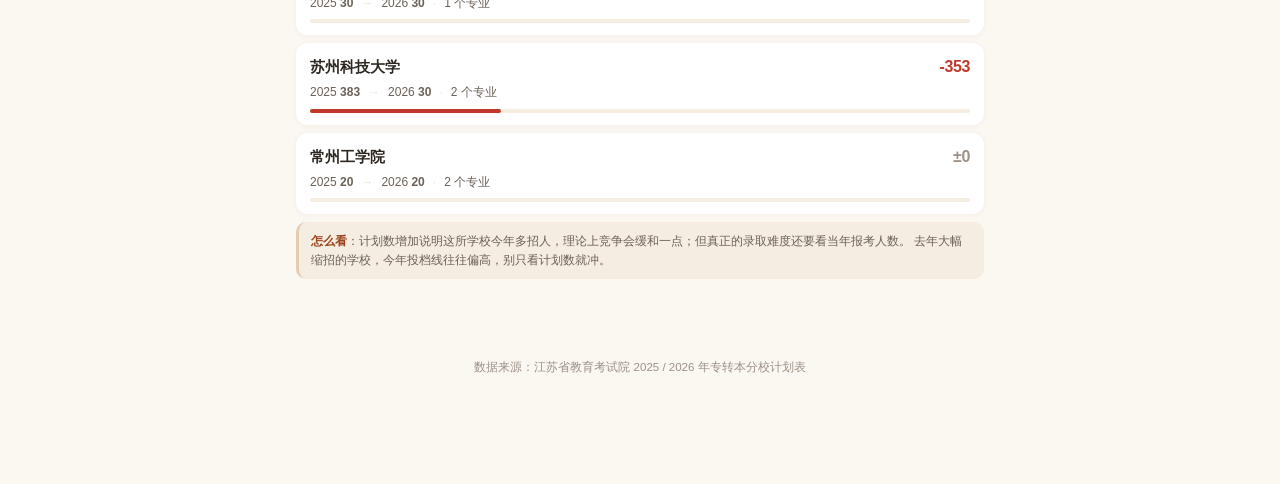
<file: data/compare.html>
<!DOCTYPE html>
<html lang="zh-CN">
<head>
<meta charset="UTF-8">
<meta name="viewport" content="width=device-width, initial-scale=1, maximum-scale=1, viewport-fit=cover">
<meta name="theme-color" content="#FBF7F1">
<title>扩招缩招对比 2025→2026 · 江苏专转本</title>
<link rel="icon" href="assets/favicon.svg" type="image/svg+xml">
<link rel="stylesheet" href="assets/app.css">
<style>
  .switch { display: flex; gap: 6px; background: var(--bg-soft); border-radius: 10px; padding: 4px; margin-bottom: 12px; }
  .switch div { flex: 1; text-align: center; padding: 7px; border-radius: 8px; font-size: 13.5px; color: var(--ink-2); }
  .switch div.on { background: var(--card); color: var(--brand-deep); font-weight: 650; box-shadow: 0 1px 4px rgba(120,92,60,.1); }
</style>
</head>
<body>

<div class="topbar">
  <div class="back">‹</div>
  <h1>扩招缩招对比</h1>
  <div class="sub">2025 → 2026</div>
</div>

<div class="wrap">

  <div class="note" id="overview"></div>

  <div class="switch" id="sw">
    <div data-m="all" class="on">全部</div>
    <div data-m="add">扩招</div>
    <div data-m="cut">缩招</div>
    <div data-m="new">新增 / 停招</div>
  </div>

  <div id="list"></div>

  <div class="note">
    <b>怎么看</b>：计划数增加说明这所学校今年多招人，理论上竞争会缓和一点；但真正的录取难度还要看当年报考人数。
    去年大幅缩招的学校，今年投档线往往偏高，别只看计划数就冲。
  </div>

</div>

<div class="foot">
  <div>数据来源：江苏省教育考试院 2025 / 2026 年专转本分校计划表</div>
</div>

<script src="data/plan-school.js"></script>
<script src="data/plan-major.js"></script>
<script src="assets/app.js"></script>
<script>
(function () {
  var S = window.DATA_SCHOOL, M = window.DATA_MAJOR;

  function schoolKey(name) {
    var t = String(name || '').replace(/[\s\u3000]/g, '');
    if (t === '常熟理工学院') return '苏州工学院';
    if (/^江苏科技大学[（(]张家港校区[）)]$/.test(t)) return '江苏科技大学';
    return t;
  }

  var m25 = {}, m26 = {};
  function put(map, s) {
    var k = s.skey || schoolKey(s.name);
    if (!k) return;
    map[k] = s;
  }
  S.y2025.forEach(function (s) { put(m25, s); });
  S.y2026.forEach(function (s) { put(m26, s); });

  var rows = [];
  var keys = {};
  Object.keys(m25).forEach(function (k) { keys[k] = 1; });
  Object.keys(m26).forEach(function (k) { keys[k] = 1; });

  Object.keys(keys).forEach(function (k) {
    var a = m25[k], b = m26[k];
    var p25 = a ? a.total : 0;
    var p26 = b ? b.total : 0;
    var majorCount = M.filter(function (x) { return (b && x.code === b.code); }).length;
    rows.push({
      key: k,
      name: (b && b.name) || (a && a.name) || k,
      p25: p25, p26: p26,
      delta: p26 - p25,
      isNew: !a && !!b,
      gone: !!a && !b,
      majorCount: majorCount,
      phone: (b && b.phone) || ''
    });
  });

  // 概览
  var t25 = rows.reduce(function (a, b) { return a + b.p25; }, 0);
  var t26 = rows.reduce(function (a, b) { return a + b.p26; }, 0);
  var addN = rows.filter(function (x) { return x.delta > 0 && !x.isNew; }).length;
  var cutN = rows.filter(function (x) { return x.delta < 0; }).length;
  var flatN = rows.filter(function (x) { return x.delta === 0 && !x.isNew && !x.gone; }).length;
  var newN = rows.filter(function (x) { return x.isNew; }).length;
  var goneN = rows.filter(function (x) { return x.gone; }).length;

  document.getElementById('overview').innerHTML =
    '2026 年全省计划 <b>' + DB.fmtInt(t26) + '</b> 人，2025 年是 ' + DB.fmtInt(t25) + ' 人，' +
    '总量 <b>' + (t26 - t25 >= 0 ? '增加 ' : '减少 ') + Math.abs(t26 - t25) + '</b> 人（' +
    ((t26 - t25) / t25 * 100).toFixed(2) + '%）。' +
    '分院校看：<b>' + addN + '</b> 所扩招、<b>' + cutN + '</b> 所缩招、' + flatN + ' 所持平，' +
    '新增 <b>' + newN + '</b> 所' + (goneN ? '、停招 ' + goneN + ' 所' : '') + '。';

  function rowHtml(x) {
    var d = x.delta;
    var sign = d > 0 ? '+' : '';
    var max = Math.max.apply(null, rows.map(function (y) { return Math.abs(y.delta); })) || 1;
    var w = Math.round(Math.abs(d) / max * 100);
    // 扩招（+）对考生是利好 → 绿；缩招 → 红
    var color = d > 0 ? '#2E7D5B' : (d < 0 ? '#C0392B' : '#9C9186');

    var tag = '';
    if (x.isNew) tag = '<span class="tag brand">2026 新增</span>';
    else if (x.gone) tag = '<span class="tag">2026 停招</span>';

    return '<div class="row">' +
      '<div class="l1"><div class="school">' + DB.esc(x.name) + ' ' + tag + '</div>' +
      '<div class="score" style="font-size:16px;color:' + color + '">' + (d === 0 ? '±0' : sign + d) + '</div></div>' +
      '<div class="l2" style="font-size:12px">' +
        '<span>2025 <b>' + (x.isNew ? '—' : DB.fmtInt(x.p25)) + '</b></span>' +
        '<span class="dot">→</span>' +
        '<span>2026 <b>' + (x.gone ? '—' : DB.fmtInt(x.p26)) + '</b></span>' +
        (x.majorCount ? '<span class="dot">·</span><span>' + x.majorCount + ' 个专业</span>' : '') +
      '</div>' +
      '<div style="height:4px;border-radius:2px;background:var(--bg-soft);margin-top:7px">' +
      '<div style="height:4px;border-radius:2px;width:' + w + '%;background:' + color + '"></div></div>' +
      '</div>';
  }

  var mode = 'all';
  var listEl = document.getElementById('list');

  function apply() {
    var arr = rows.slice();
    if (mode === 'add') arr = arr.filter(function (x) { return x.delta > 0; }).sort(function (a, b) { return b.delta - a.delta; });
    else if (mode === 'cut') arr = arr.filter(function (x) { return x.delta < 0; }).sort(function (a, b) { return a.delta - b.delta; });
    else if (mode === 'new') arr = arr.filter(function (x) { return x.isNew || x.gone; }).sort(function (a, b) { return b.p26 - a.p26; });
    else arr.sort(function (a, b) { return b.p26 - a.p26; });

    if (!arr.length) {
      listEl.innerHTML = '<div class="empty">这一栏没有数据</div>';
      return;
    }
    listEl.innerHTML = arr.map(rowHtml).join('');
  }

  document.getElementById('sw').addEventListener('click', function (e) {
    var d = e.target.closest('[data-m]');
    if (!d) return;
    mode = d.getAttribute('data-m');
    this.querySelectorAll('div').forEach(function (x) { x.classList.toggle('on', x === d); });
    apply();
  });

  apply();
})();
</script>
</body>
</html>
</file>
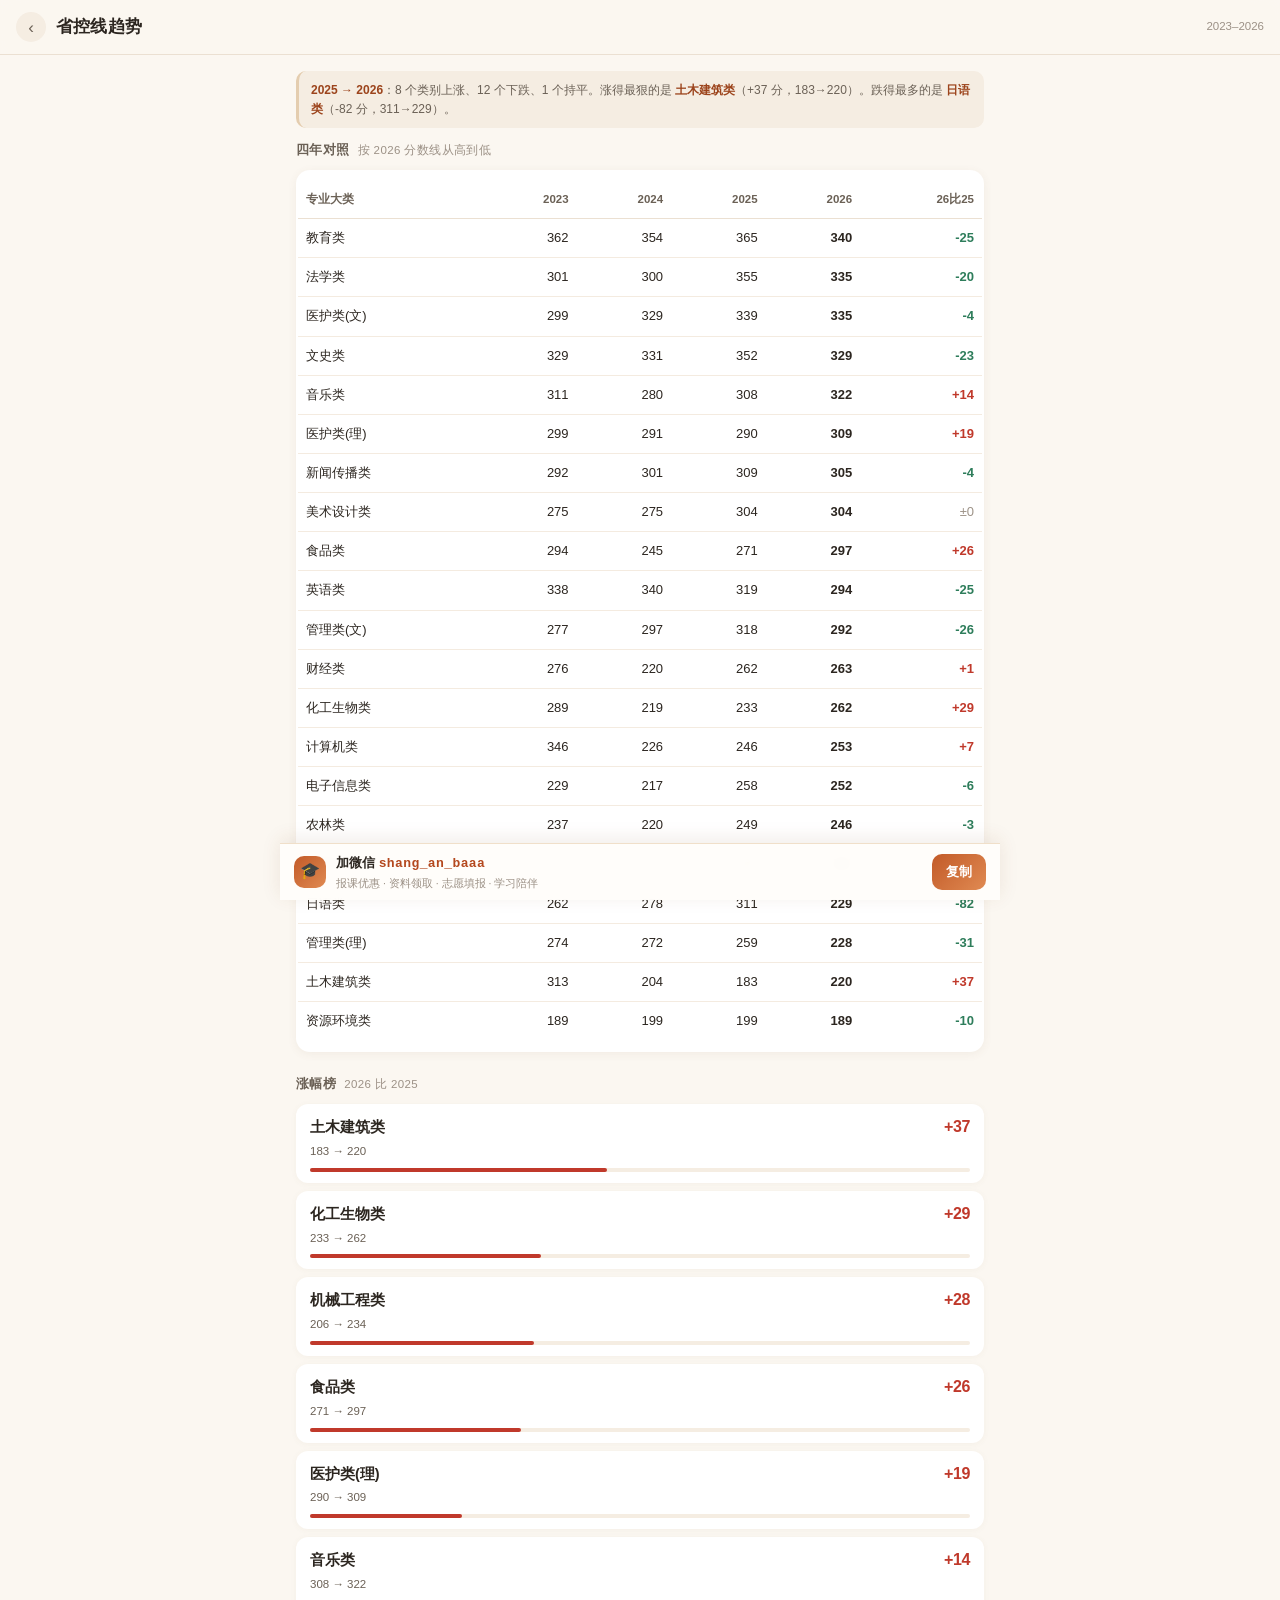
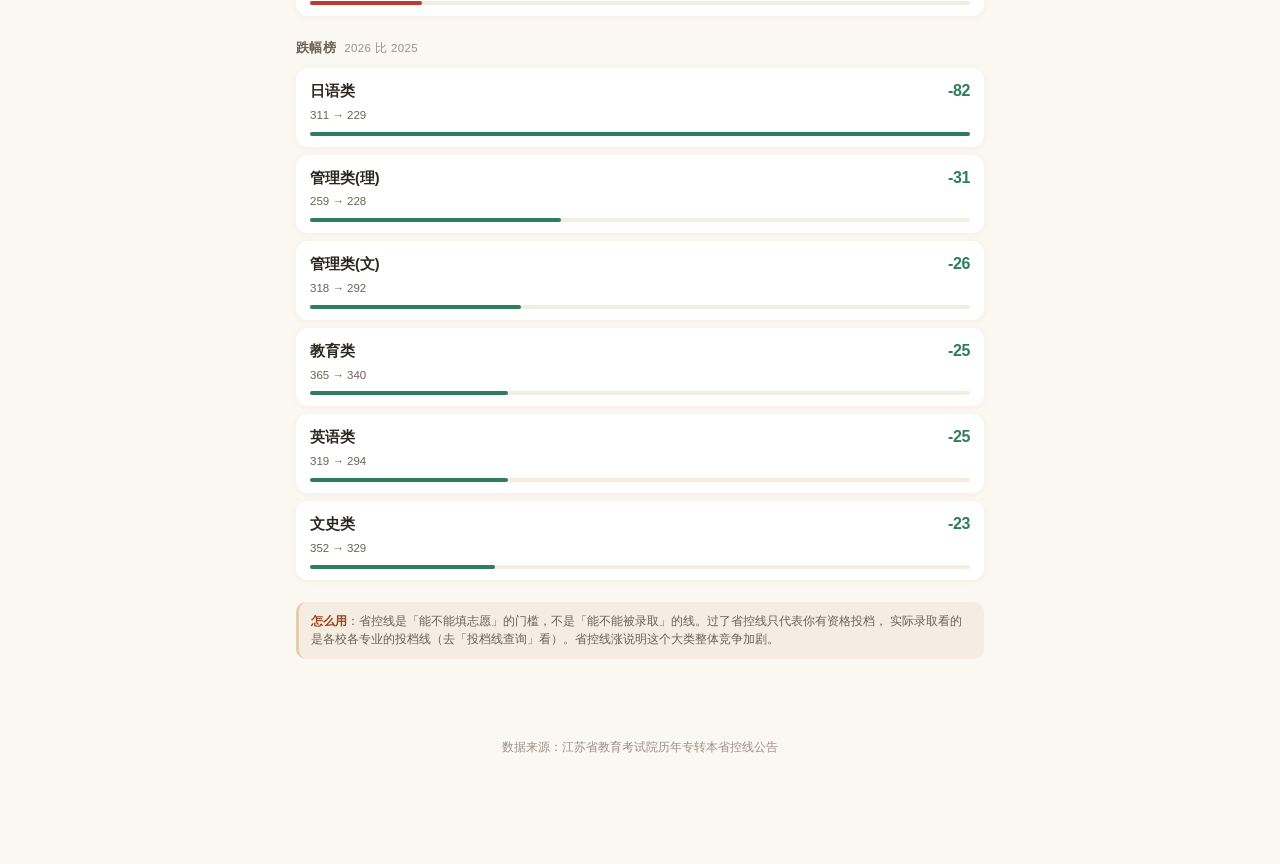
<file: data/line.html>
<!DOCTYPE html>
<html lang="zh-CN">
<head>
<meta charset="UTF-8">
<meta name="viewport" content="width=device-width, initial-scale=1, maximum-scale=1, viewport-fit=cover">
<meta name="theme-color" content="#FBF7F1">
<title>省控线趋势 2023-2026 · 江苏专转本</title>
<link rel="icon" href="assets/favicon.svg" type="image/svg+xml">
<link rel="stylesheet" href="assets/app.css">
</head>
<body>

<div class="topbar">
  <div class="back">‹</div>
  <h1>省控线趋势</h1>
  <div class="sub">2023–2026</div>
</div>

<div class="wrap">

  <div class="note" id="overview"></div>

  <div class="sec">
    <div class="sec-title">四年对照 <span class="hint">按 2026 分数线从高到低</span></div>
    <div class="card" style="padding:12px 6px">
      <div class="tbl-wrap">
        <table id="tbl"></table>
      </div>
    </div>
  </div>

  <div class="sec">
    <div class="sec-title">涨幅榜 <span class="hint">2026 比 2025</span></div>
    <div id="rise"></div>
  </div>

  <div class="sec">
    <div class="sec-title">跌幅榜 <span class="hint">2026 比 2025</span></div>
    <div id="fall"></div>
  </div>

  <div class="note">
    <b>怎么用</b>：省控线是「能不能填志愿」的门槛，不是「能不能被录取」的线。过了省控线只代表你有资格投档，
    实际录取看的是各校各专业的投档线（去「投档线查询」看）。省控线涨说明这个大类整体竞争加剧。
  </div>

</div>

<div class="foot">
  <div>数据来源：江苏省教育考试院历年专转本省控线公告</div>
</div>

<script src="data/province-line.js"></script>
<script src="assets/app.js"></script>
<script>
(function () {
  var L = window.DATA_LINE;
  var list = L.list.slice();

  function d(a, b) { return (Number(b) || 0) - (Number(a) || 0); }
  function dHtml(n) {
    if (n > 0) return '<span class="delta-up">+' + n + '</span>';
    if (n < 0) return '<span class="delta-down">' + n + '</span>';
    return '<span class="delta-flat">±0</span>';
  }

  // 涨幅 / 跌幅榜（只取有变化的，按幅度排）
  var withDelta = list.map(function (p) {
    return { name: p.name, v: p.y2026, prev: p.y2025, delta: d(p.y2025, p.y2026) };
  }).filter(function (x) { return x.delta !== 0; });

  var rise = withDelta.filter(function (x) { return x.delta > 0; })
    .sort(function (a, b) { return b.delta - a.delta; }).slice(0, 6);
  var fall = withDelta.filter(function (x) { return x.delta < 0; })
    .sort(function (a, b) { return a.delta - b.delta; }).slice(0, 6);

  function rankRow(x) {
    var max = Math.max.apply(null, withDelta.map(function (y) { return Math.abs(y.delta); }));
    var w = max ? Math.round(Math.abs(x.delta) / max * 100) : 0;
    var color = x.delta > 0 ? '#C0392B' : '#2E7D5B';
    return '<div class="row" style="padding:11px 14px">' +
      '<div class="l1"><div class="school">' + DB.esc(x.name) + '</div>' +
      '<div class="score" style="font-size:16px;color:' + color + '">' + (x.delta > 0 ? '+' : '') + x.delta + '</div></div>' +
      '<div class="l2" style="font-size:11.5px">' + x.prev + ' → ' + x.v + '</div>' +
      '<div style="height:4px;border-radius:2px;background:var(--bg-soft);margin-top:7px">' +
      '<div style="height:4px;border-radius:2px;width:' + w + '%;background:' + color + '"></div></div>' +
      '</div>';
  }

  document.getElementById('rise').innerHTML = rise.length
    ? rise.map(rankRow).join('')
    : '<div class="empty">今年没有上涨的类别</div>';
  document.getElementById('fall').innerHTML = fall.length
    ? fall.map(rankRow).join('')
    : '<div class="empty">今年没有下跌的类别</div>';

  // 表格
  var sorted = list.slice().sort(function (a, b) { return (b.y2026 || 0) - (a.y2026 || 0); });
  var ys = L.years;
  var head = '<thead><tr><th>专业大类</th>' + ys.map(function (y) { return '<th>' + y + '</th>'; }).join('') +
    '<th>26比25</th></tr></thead>';
  var body = '<tbody>' + sorted.map(function (p) {
    var dv = d(p.y2025, p.y2026);
    return '<tr><td>' + DB.esc(p.name) + '</td>' +
      ys.map(function (y, i) {
        var v = p['y' + y] || 0;
        var bold = i === ys.length - 1 ? ' style="font-weight:700"' : '';
        return '<td class="num"' + bold + '>' + v + '</td>';
      }).join('') +
      '<td class="num">' + dHtml(dv) + '</td></tr>';
  }).join('') + '</tbody>';
  document.getElementById('tbl').innerHTML = head + body;

  // 概览
  var upN = withDelta.filter(function (x) { return x.delta > 0; }).length;
  var downN = withDelta.filter(function (x) { return x.delta < 0; }).length;
  var flatN = list.length - upN - downN;
  var topRise = rise[0], topFall = fall[0];
  var txt = '<b>' + ys[ys.length - 2] + ' → ' + ys[ys.length - 1] + '</b>：' +
    upN + ' 个类别上涨、' + downN + ' 个下跌、' + flatN + ' 个持平。';
  if (topRise) txt += '涨得最狠的是 <b>' + DB.esc(topRise.name) + '</b>（+' + topRise.delta + ' 分，' + topRise.prev + '→' + topRise.v + '）。';
  if (topFall) txt += '跌得最多的是 <b>' + DB.esc(topFall.name) + '</b>（' + topFall.delta + ' 分，' + topFall.prev + '→' + topFall.v + '）。';
  document.getElementById('overview').innerHTML = txt;
})();
</script>
</body>
</html>
</file>
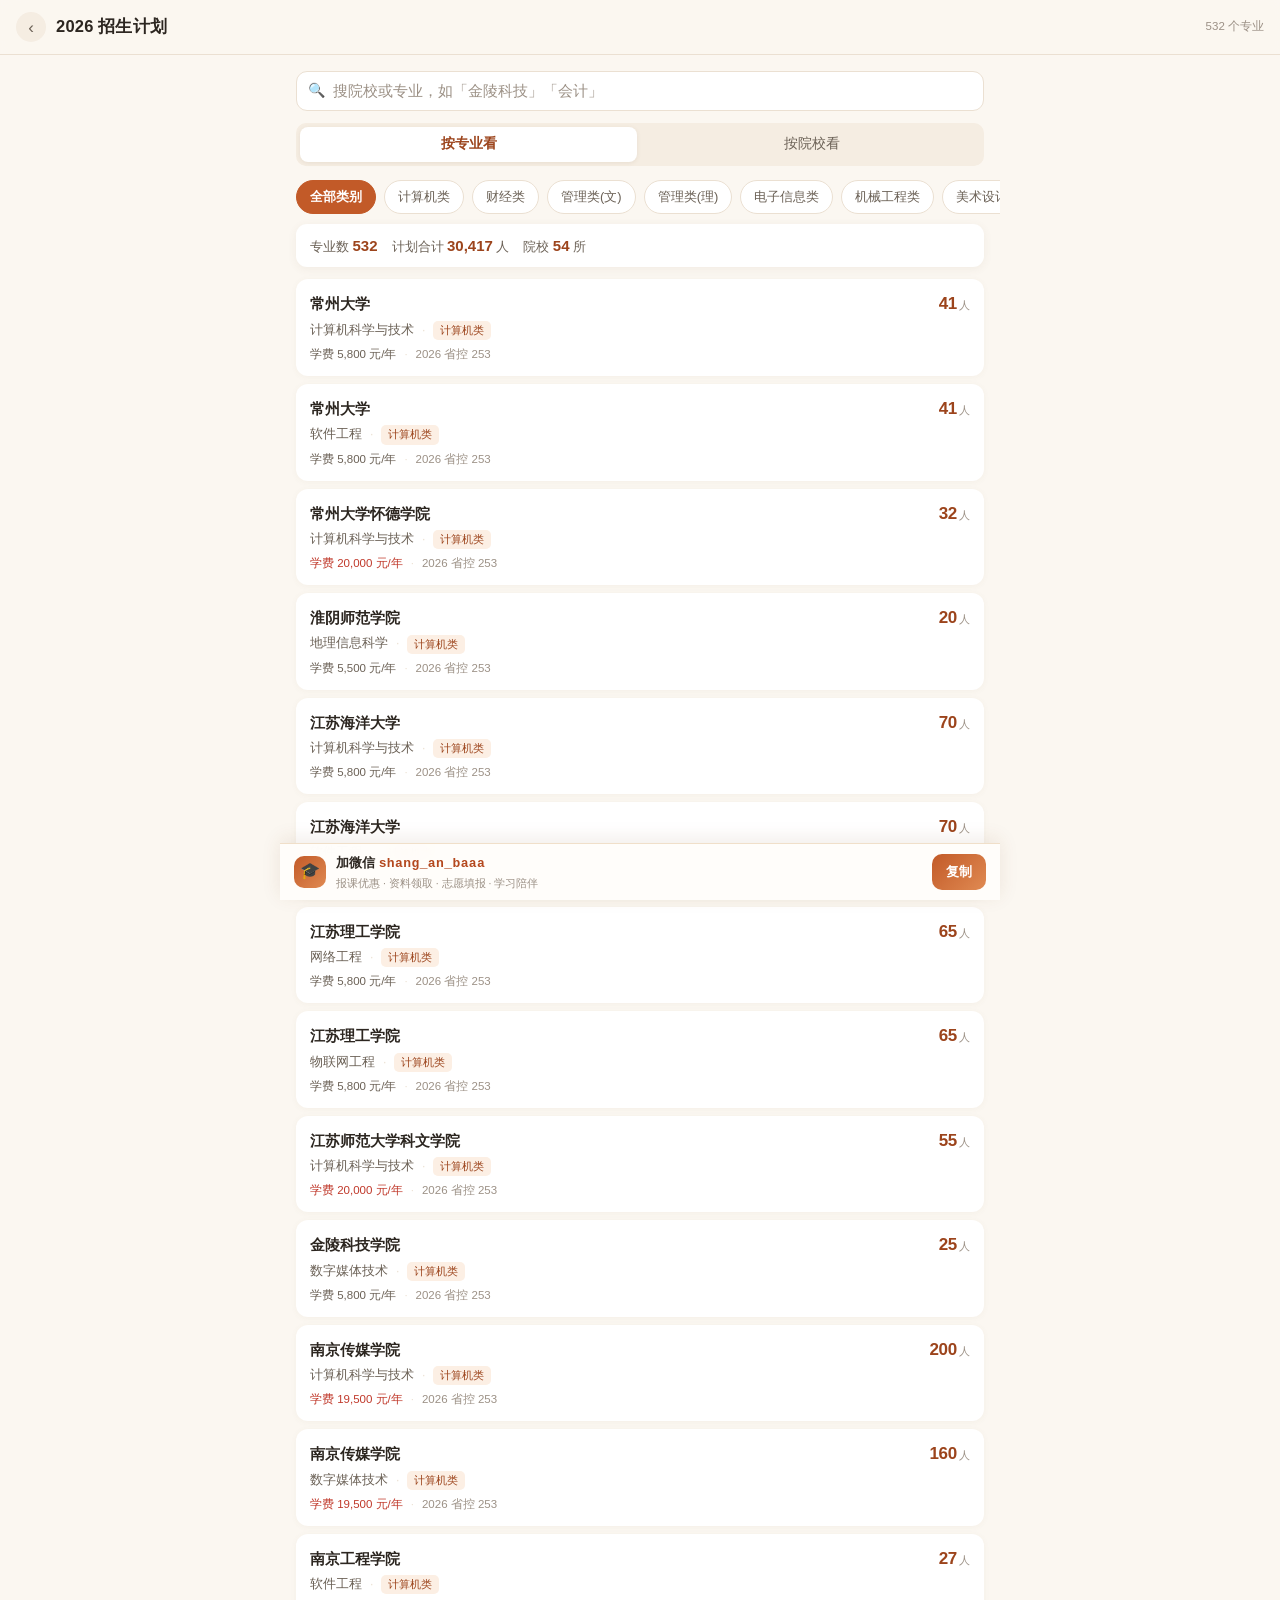
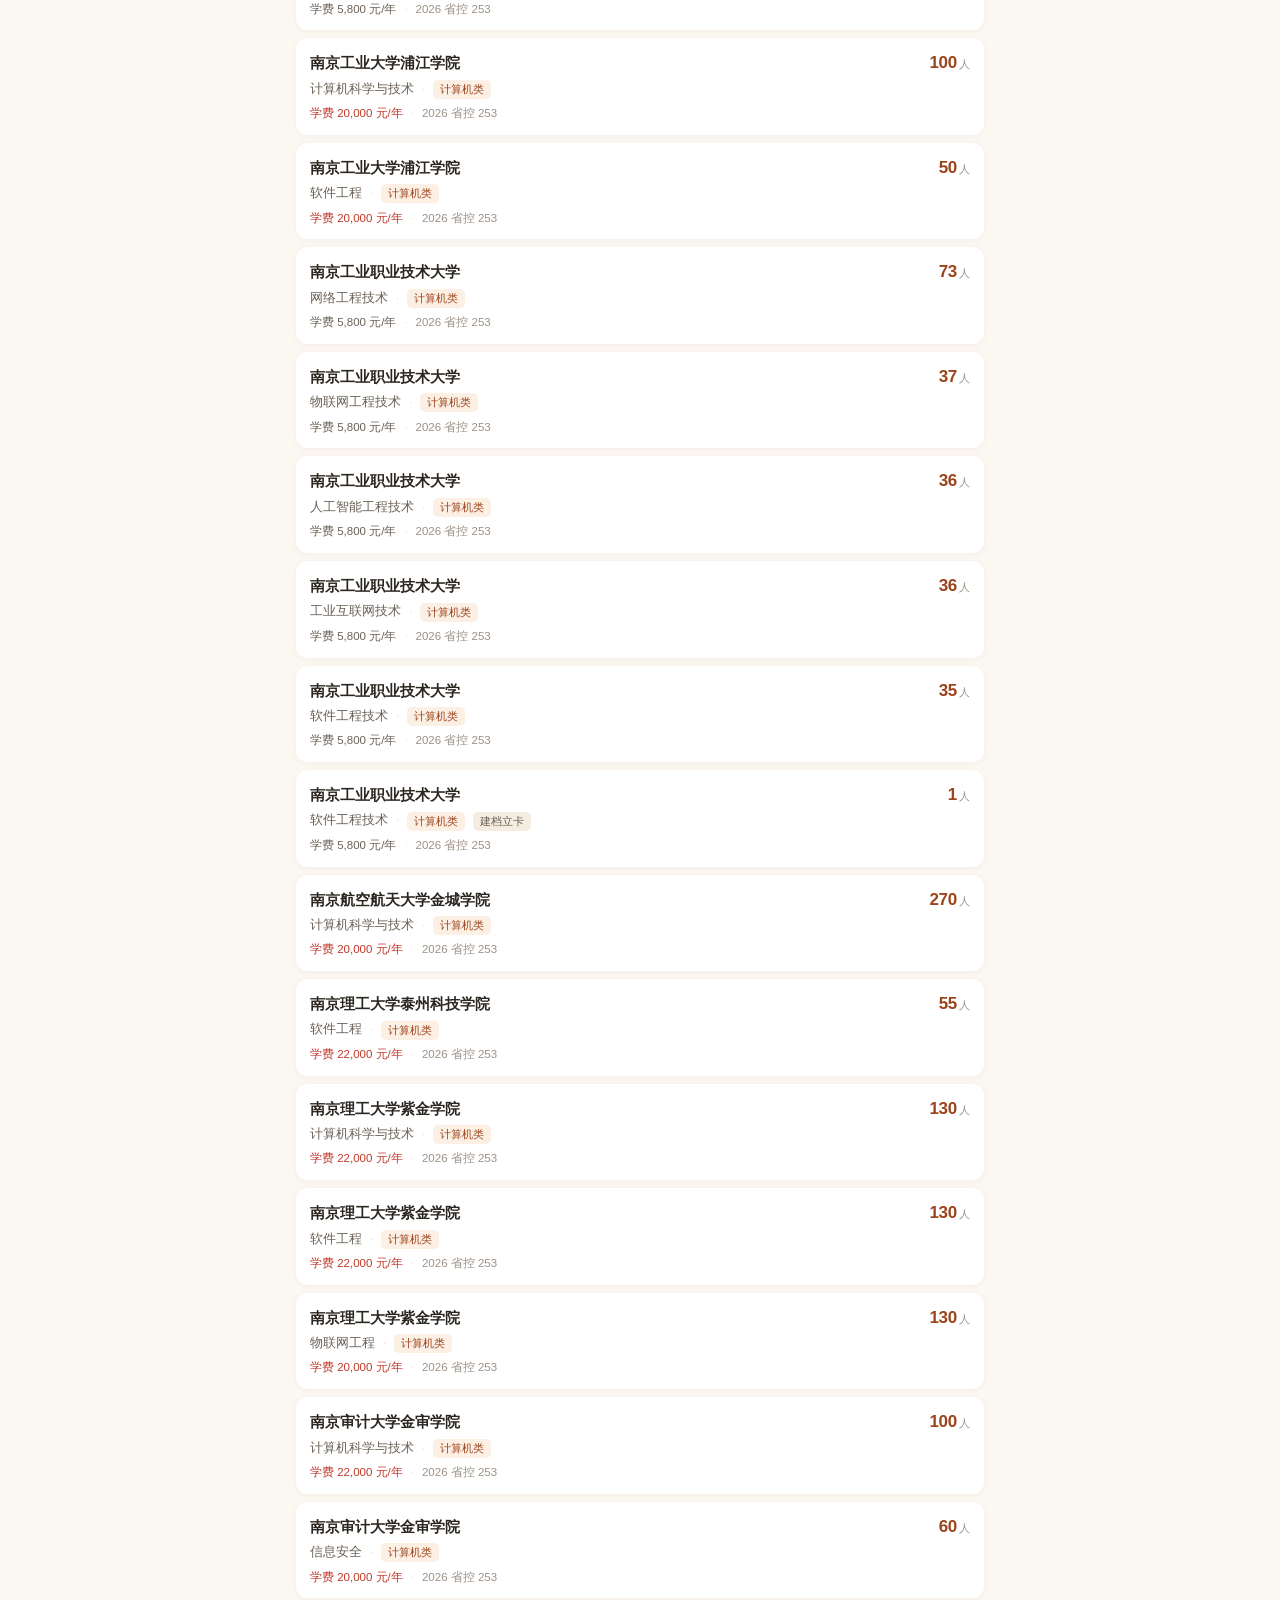
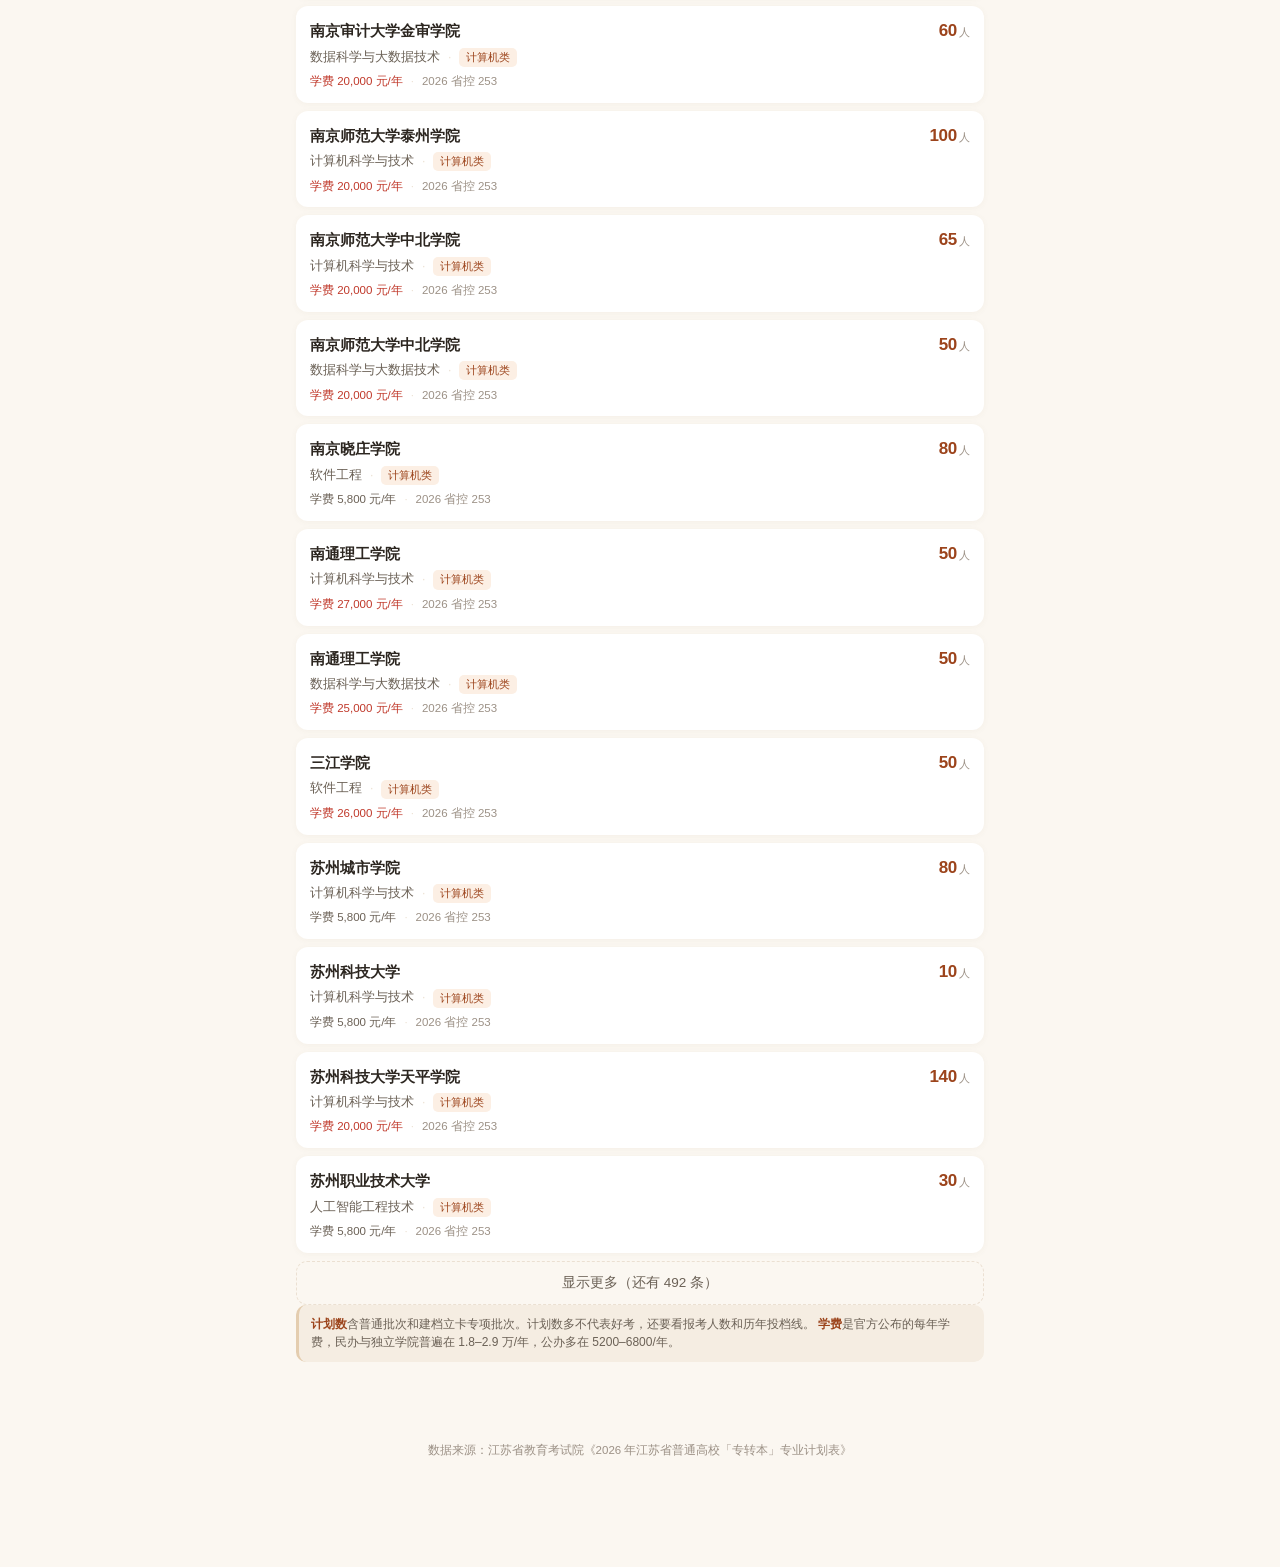
<file: data/plan.html>
<!DOCTYPE html>
<html lang="zh-CN">
<head>
<meta charset="UTF-8">
<meta name="viewport" content="width=device-width, initial-scale=1, maximum-scale=1, viewport-fit=cover">
<meta name="theme-color" content="#FBF7F1">
<title>2026 招生计划 · 江苏专转本</title>
<link rel="icon" href="assets/favicon.svg" type="image/svg+xml">
<link rel="stylesheet" href="assets/app.css">
<style>
  .switch { display: flex; gap: 6px; background: var(--bg-soft); border-radius: 10px; padding: 4px; margin-bottom: 12px; }
  .switch div { flex: 1; text-align: center; padding: 7px; border-radius: 8px; font-size: 13.5px; color: var(--ink-2); }
  .switch div.on { background: var(--card); color: var(--brand-deep); font-weight: 650; box-shadow: 0 1px 4px rgba(120,92,60,.1); }
  .sum { display: flex; gap: 14px; font-size: 12.5px; color: var(--ink-2); padding: 10px 14px; background: var(--card); border-radius: 11px; margin-bottom: 12px; box-shadow: var(--shadow); flex-wrap: wrap; }
  .sum b { color: var(--brand-deep); font-size: 15px; font-variant-numeric: tabular-nums; }
</style>
</head>
<body>

<div class="topbar">
  <div class="back">‹</div>
  <h1>2026 招生计划</h1>
  <div class="sub" id="cnt"></div>
</div>

<div class="wrap">

  <div class="search">
    <span class="mag">🔍</span>
    <input id="kw" type="search" placeholder="搜院校或专业，如「金陵科技」「会计」" autocomplete="off">
  </div>

  <div class="switch" id="sw">
    <div class="on" data-m="major">按专业看</div>
    <div data-m="school">按院校看</div>
  </div>

  <div class="chips" id="chips"></div>
  <div class="sum" id="sum"></div>

  <div id="list"></div>
  <button class="more" id="more" style="display:none"></button>
  <div class="empty" id="empty" style="display:none">没有符合条件的计划</div>

  <div class="note">
    <b>计划数</b>含普通批次和建档立卡专项批次。计划数多不代表好考，还要看报考人数和历年投档线。
    <b>学费</b>是官方公布的每年学费，民办与独立学院普遍在 1.8–2.9 万/年，公办多在 5200–6800/年。
  </div>

</div>

<div class="foot">
  <div>数据来源：江苏省教育考试院《2026 年江苏省普通高校「专转本」专业计划表》</div>
</div>

<script src="data/plan-major.js"></script>
<script src="data/plan-school.js"></script>
<script src="data/province-line.js"></script>
<script src="assets/app.js"></script>
<script>
(function () {
  var M = window.DATA_MAJOR, SCHOOL = window.DATA_SCHOOL, LINE = window.DATA_LINE;
  var state = { cat: DB.qs('cat') || '', kw: '', mode: 'major' };
  var items = [], moreBtn = document.getElementById('more');
  var listEl = document.getElementById('list'), emptyEl = document.getElementById('empty');

  var schoolMeta = {};
  SCHOOL.y2026.forEach(function (s) { schoolMeta[s.name] = s; });

  var lineMap = {};
  LINE.list.forEach(function (p) { lineMap[p.name] = p.y2026; });

  var cats = DB.CATS.filter(function (c) { return M.some(function (x) { return x.cat === c; }); });
  DB.renderChips(document.getElementById('chips'), cats, state.cat, function (c) { state.cat = c; apply(); }, '全部类别');

  // 模式切换
  document.getElementById('sw').addEventListener('click', function (e) {
    var d = e.target.closest('[data-m]');
    if (!d) return;
    var m = d.getAttribute('data-m');
    if (m === state.mode) return;
    state.mode = m;
    this.querySelectorAll('div').forEach(function (x) { x.classList.toggle('on', x === d); });
    apply();
  });

  function feeColor(f) {
    if (f >= 18000) return '#C0392B';
    if (f >= 10000) return '#B07B2A';
    return 'var(--ink-2)';
  }

  function majorRow(x) {
    var el = document.createElement('div');
    el.className = 'row';
    var line = lineMap[x.cat];
    el.innerHTML =
      '<div class="l1">' +
        '<div class="school">' + DB.esc(x.school) + '</div>' +
        '<div class="score" style="font-size:17px">' + x.plan + '<span style="font-size:11px;font-weight:500;color:var(--ink-3)"> 人</span></div>' +
      '</div>' +
      '<div class="l2">' +
        '<span>' + DB.esc(x.major) + '</span>' +
        '<span class="dot">·</span>' +
        '<span class="tag brand">' + DB.esc(x.cat) + '</span>' +
        (x.batch === '专项' ? '<span class="tag">建档立卡</span>' : '') +
      '</div>' +
      '<div class="l2" style="margin-top:6px;font-size:11.5px">' +
        '<span style="color:' + feeColor(x.fee) + '">学费 ' + DB.fmtMoney(x.fee) + ' 元/年</span>' +
        (line ? '<span class="dot">·</span><span style="color:var(--ink-3)">2026 省控 ' + line + '</span>' : '') +
      '</div>';
    return el;
  }

  function schoolRow(x) {
    var el = document.createElement('div');
    el.className = 'row';
    var meta = schoolMeta[x.school] || {};
    var fees = x.majors.map(function (m) { return m.fee; }).filter(function (f) { return f > 0; });
    var fmin = fees.length ? Math.min.apply(null, fees) : 0;
    var fmax = fees.length ? Math.max.apply(null, fees) : 0;
    var feeTxt = fmin === fmax ? DB.fmtMoney(fmin) : DB.fmtMoney(fmin) + '–' + DB.fmtMoney(fmax);
    // 专业数要按专业名去重：同一专业若同时有「普通批次」和「建档立卡专项」两条记录，
    // 直接取数组长度会把一个专业算成两个
    var names = [];
    x.majors.forEach(function (m) { if (names.indexOf(m.major) < 0) names.push(m.major); });

    el.innerHTML =
      '<div class="l1">' +
        '<div class="school">' + DB.esc(x.school) + '</div>' +
        '<div class="score" style="font-size:17px">' + DB.fmtInt(x.total) + '<span style="font-size:11px;font-weight:500;color:var(--ink-3)"> 人</span></div>' +
      '</div>' +
      '<div class="l2">' +
        '<span class="tag">院校代号 ' + DB.esc(meta.code || '') + '</span>' +
        '<span class="tag">' + names.length + ' 个专业</span>' +
        (meta.special ? '<span class="tag">专项 ' + meta.special + '</span>' : '') +
      '</div>' +
      '<div class="l2" style="margin-top:6px;font-size:11.5px;color:var(--ink-3)">' +
        '<span>学费 ' + feeTxt + ' 元/年</span>' +
        (meta.phone ? '<span class="dot">·</span><span>' + DB.esc(meta.phone) + '</span>' : '') +
      '</div>' +
      '<div class="l2" style="margin-top:6px;font-size:11.5px;color:var(--ink-3);display:block;line-height:1.5">' +
        DB.esc(names.slice(0, 6).join('、')) +
        (names.length > 6 ? ' 等' : '') +
      '</div>';
    return el;
  }

  function apply() {
    var kw = state.kw.trim().toLowerCase();
    var arr = M.filter(function (x) {
      if (state.cat && x.cat !== state.cat) return false;
      if (kw && (x.school + x.major).toLowerCase().indexOf(kw) < 0) return false;
      return true;
    });

    var sumEl = document.getElementById('sum');
    var totalPlan = arr.reduce(function (a, b) { return a + b.plan; }, 0);
    document.getElementById('cnt').textContent = arr.length + ' 个专业';

    if (state.mode === 'major') {
      arr.sort(function (a, b) {
        var c = DB.catOrder(a.cat) - DB.catOrder(b.cat);
        if (c) return c;
        if (a.school !== b.school) return a.school.localeCompare(b.school, 'zh');
        return b.plan - a.plan;
      });
      items = arr;
      sumEl.innerHTML = '<span>专业数 <b>' + arr.length + '</b></span>' +
        '<span>计划合计 <b>' + DB.fmtInt(totalPlan) + '</b> 人</span>' +
        '<span>院校 <b>' + new Set(arr.map(function (x) { return x.school; })).size + '</b> 所</span>';
      DB.paged(listEl, items, majorRow, 40, moreBtn);
    } else {
      // 按院校聚合
      var bySchool = {};
      arr.forEach(function (x) {
        if (!bySchool[x.school]) bySchool[x.school] = { school: x.school, total: 0, majors: [] };
        bySchool[x.school].total += x.plan;
        bySchool[x.school].majors.push(x);
      });
      items = Object.keys(bySchool).map(function (k) { return bySchool[k]; })
        .sort(function (a, b) { return b.total - a.total; });
      sumEl.innerHTML = '<span>院校 <b>' + items.length + '</b> 所</span>' +
        '<span>计划合计 <b>' + DB.fmtInt(items.reduce(function (a, b) { return a + b.total; }, 0)) + '</b> 人</span>';
      DB.paged(listEl, items, schoolRow, 30, moreBtn);
    }

    emptyEl.style.display = items.length ? 'none' : '';
  }

  var t = null;
  document.getElementById('kw').addEventListener('input', function (e) {
    clearTimeout(t);
    var v = e.target.value;
    t = setTimeout(function () { state.kw = v; apply(); }, 160);
  });

  apply();
})();
</script>
</body>
</html>
</file>
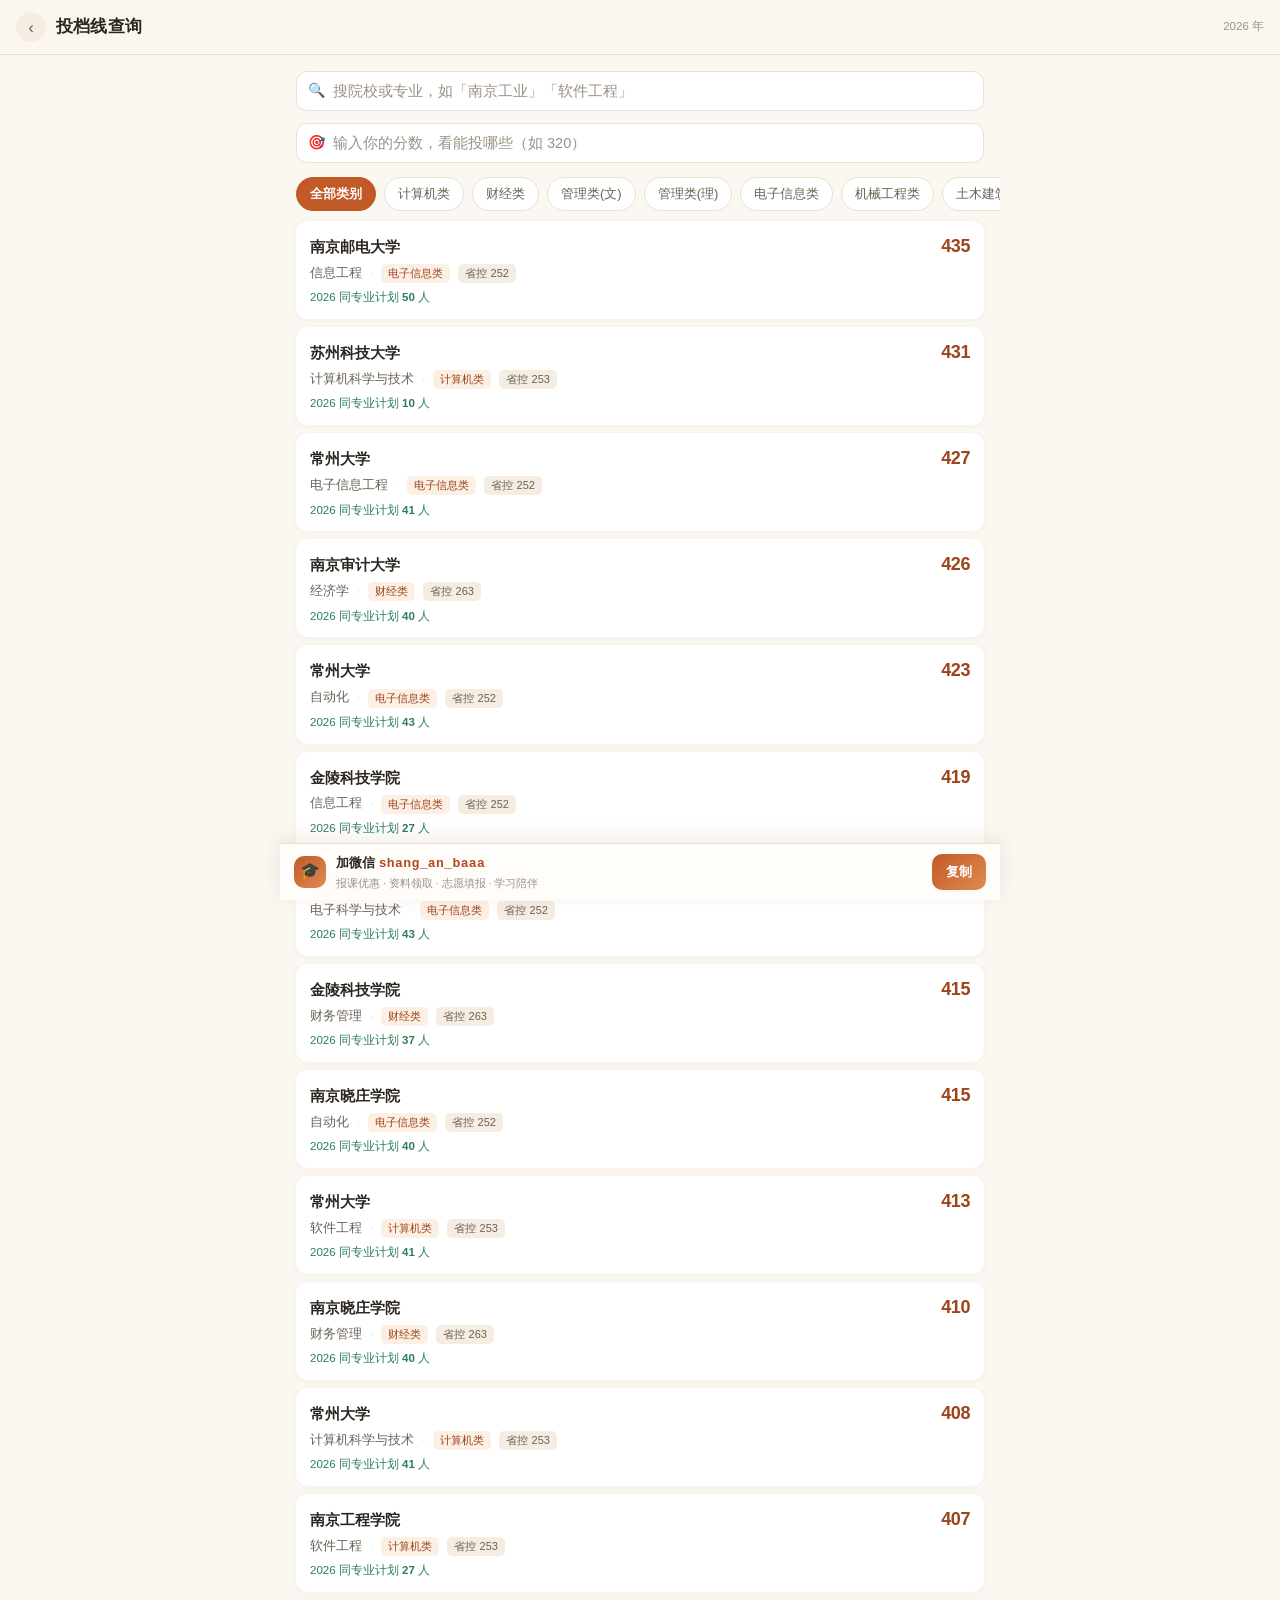
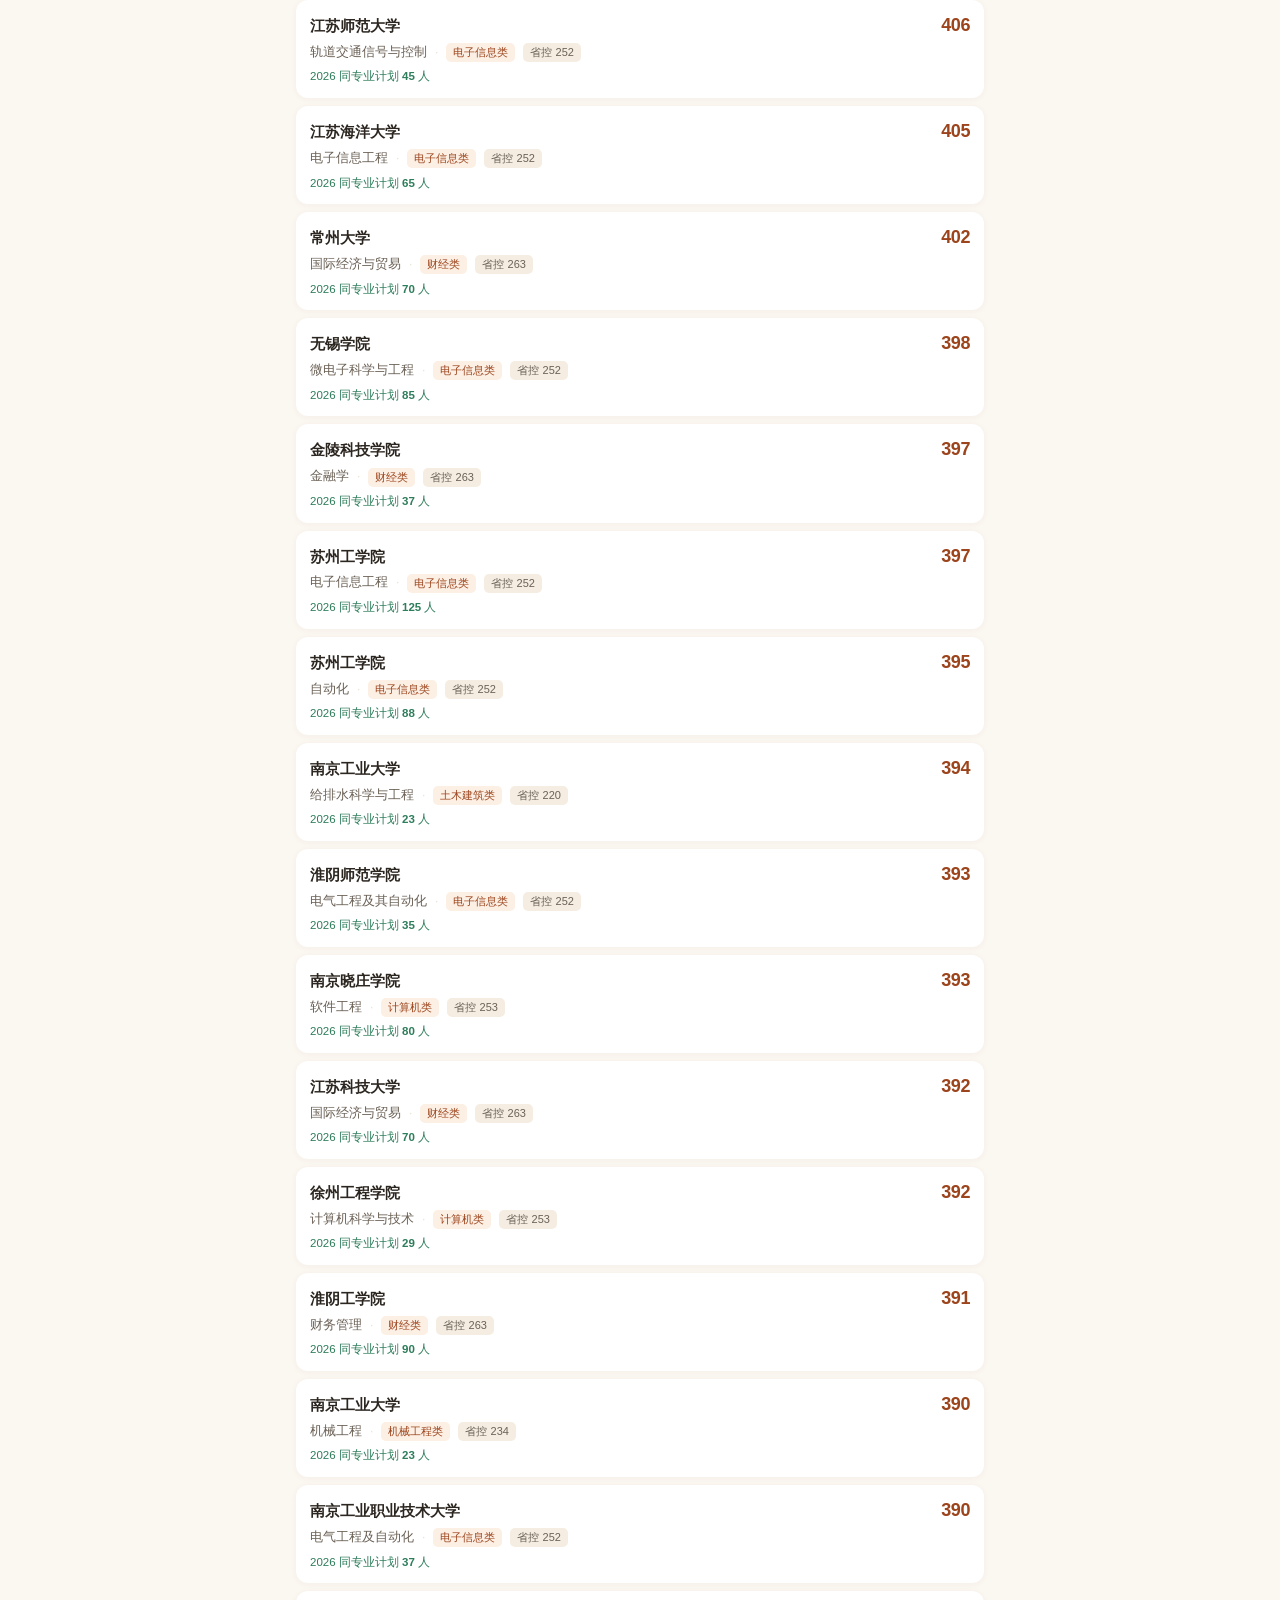
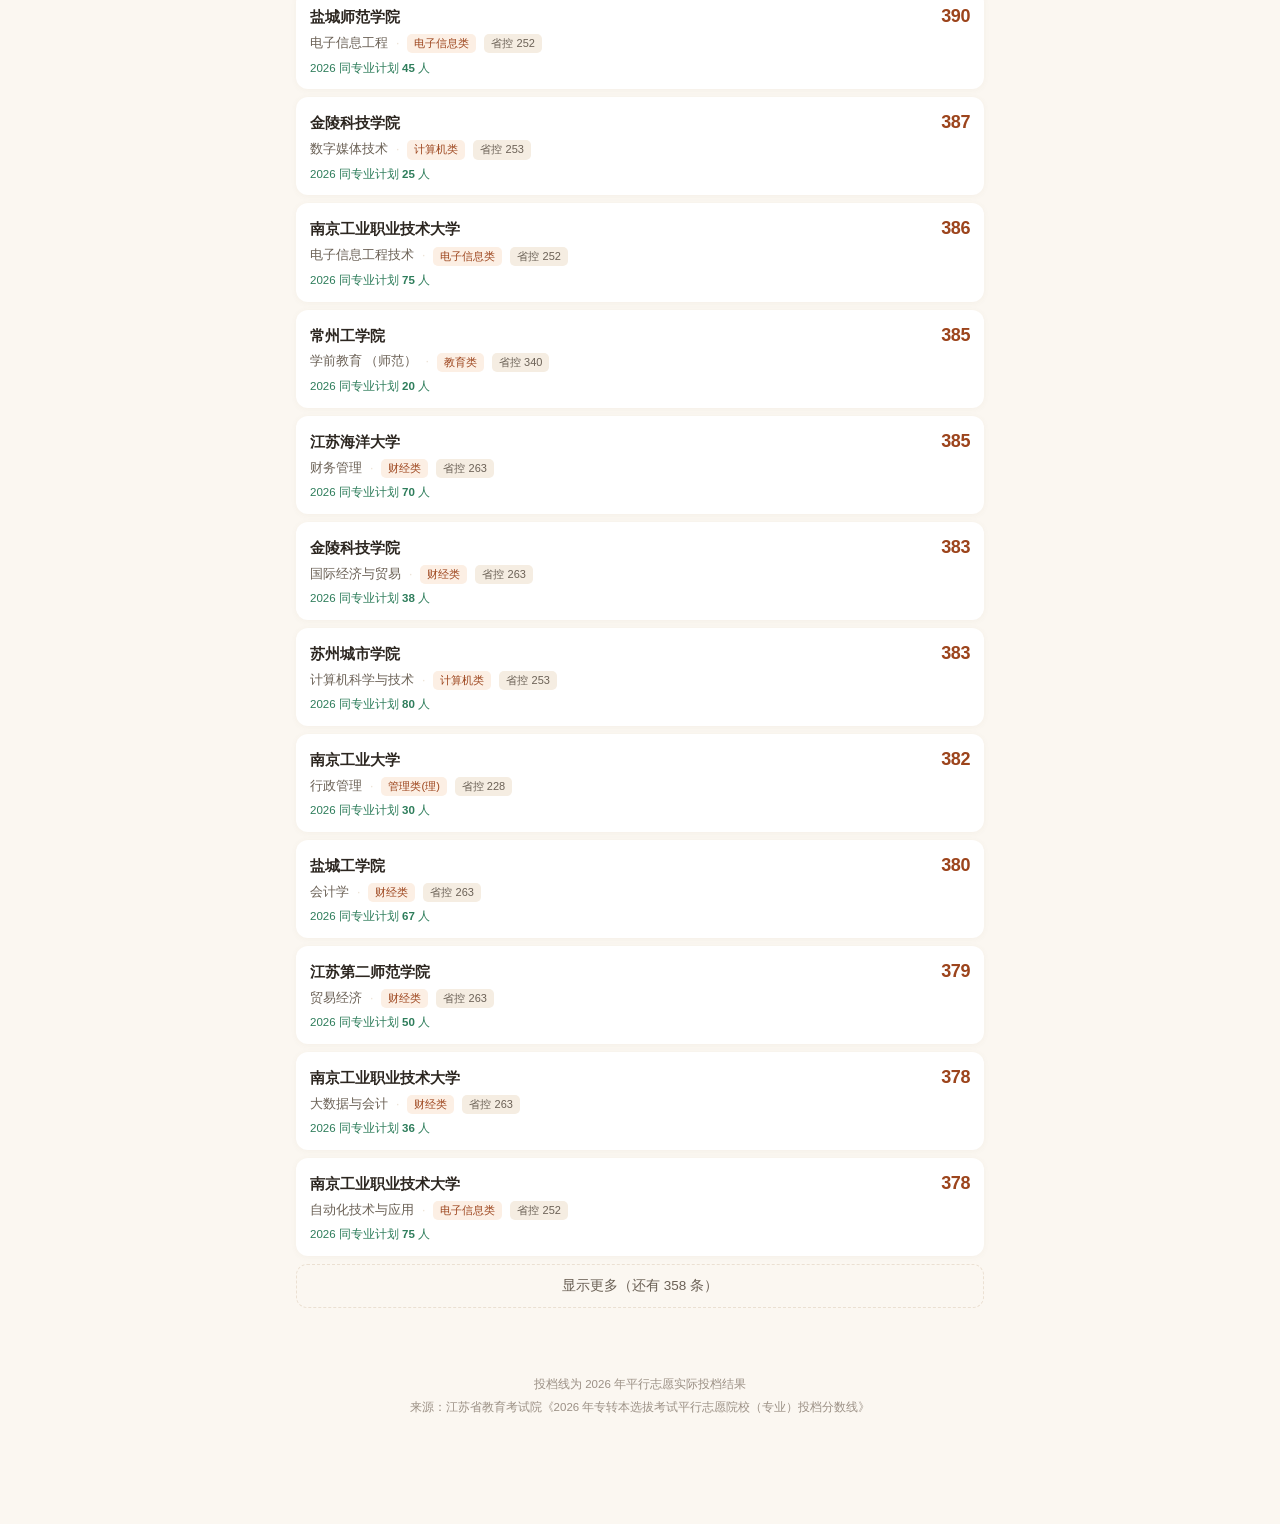
<file: data/score.html>
<!DOCTYPE html>
<html lang="zh-CN">
<head>
<meta charset="UTF-8">
<meta name="viewport" content="width=device-width, initial-scale=1, maximum-scale=1, viewport-fit=cover">
<meta name="theme-color" content="#FBF7F1">
<title>2026 投档线查询 · 江苏专转本</title>
<link rel="icon" href="assets/favicon.svg" type="image/svg+xml">
<link rel="stylesheet" href="assets/app.css">
</head>
<body>

<div class="topbar">
  <div class="back">‹</div>
  <h1>投档线查询</h1>
  <div class="sub">2026 年</div>
</div>

<div class="wrap">

  <div class="search">
    <span class="mag">🔍</span>
    <input id="kw" type="search" placeholder="搜院校或专业，如「南京工业」「软件工程」" autocomplete="off">
  </div>

  <div class="search">
    <span class="mag">🎯</span>
    <input id="myScore" type="number" inputmode="numeric" placeholder="输入你的分数，看能投哪些（如 320）" autocomplete="off">
  </div>

  <div class="chips" id="chips"></div>

  <div class="note" id="hint" style="display:none"></div>

  <div id="list"></div>
  <button class="more" id="more" style="display:none"></button>

  <div class="empty" id="empty" style="display:none">没有符合条件的记录，换个关键词或类别试试</div>

</div>

<div class="foot">
  <div>投档线为 2026 年平行志愿实际投档结果</div>
  <div class="src">来源：江苏省教育考试院《2026 年专转本选拔考试平行志愿院校（专业）投档分数线》</div>
</div>

<script src="data/score.js"></script>
<script src="data/province-line.js"></script>
<script src="data/plan-school.js"></script>
<script src="data/plan-major.js"></script>
<script src="assets/app.js"></script>
<script>
(function () {
  var S = window.DATA_SCORE;
  var LINE = window.DATA_LINE, SCHOOL = window.DATA_SCHOOL, MAJOR = window.DATA_MAJOR;

  var lineMap = {};
  LINE.list.forEach(function (p) { lineMap[p.name] = p.y2026; });

  // 该「院校 + 专业」2026 年的实际计划数（不是全校总数 —— 显示全校数会让人误以为
  // 这个专业招那么多人，直接影响志愿判断，所以必须精确到专业，并对专业名做去空格归一，
  // 因为官方表里「学前教育 (师范)」和「学前教育(师范)」两种写法都存在）
  var norm = function (s) { return String(s || '').replace(/[\s\u3000（）()]/g, ''); };
  var planMap = {};
  MAJOR.forEach(function (m) {
    var k = m.code + '|' + norm(m.major);
    planMap[k] = (planMap[k] || 0) + m.plan;
  });

  var state = { cat: DB.qs('cat') || '', kw: '', score: 0 };
  var items = [], pager = null;
  var listEl = document.getElementById('list');
  var moreBtn = document.getElementById('more');
  var emptyEl = document.getElementById('empty');
  var hintEl = document.getElementById('hint');

  // 类别 chip：只显示数据里真实存在的类别，按固定顺序
  var cats = DB.CATS.filter(function (c) {
    return S.some(function (x) { return x.cat === c; });
  });

  function pick(c) { state.cat = c; apply(); }

  DB.renderChips(document.getElementById('chips'), cats, state.cat, pick, '全部类别');

  function badge(diff) {
    if (diff >= 20) return '<span class="tag" style="background:#E8F3EC;color:#2E7D5B">稳</span>';
    if (diff >= 5) return '<span class="tag" style="background:#F4F1E4;color:#8A7A3E">较稳</span>';
    return '<span class="tag" style="background:#FBEAE6;color:#C0392B">压线</span>';
  }

  function renderOne(x) {
    var el = document.createElement('div');
    el.className = 'row';

    var diffHtml = '';
    if (state.score > 0) {
      var d = state.score - x.score;
      if (d >= 0) diffHtml = '<span class="tag brand">+ ' + d + ' 分</span>' + badge(d);
      else diffHtml = '<span class="tag">差 ' + (-d) + ' 分</span>';
    }

    var line = lineMap[x.cat];
    var lineHtml = line ? '<span class="tag">省控 ' + line + '</span>' : '';

    // 该专业 2026 计划：投档线表自带院校代号，直接按代号查，不再靠院校名猜
    // （2025 那份表只有院校名，还带改名错位，才需要别名映射；2026 表有代号就没这问题）
    var plan = planMap[x.code + '|' + norm(x.major)] || 0;
    var planHtml = plan
      ? '<span style="color:#2E7D5B">2026 同专业计划 <b>' + plan + '</b> 人</span>'
      : '<span style="color:var(--ink-3)">2026 该专业未招生</span>';

    el.innerHTML =
      '<div class="l1">' +
        '<div class="school">' + DB.esc(x.school) + '</div>' +
        '<div class="score">' + x.score + '</div>' +
      '</div>' +
      '<div class="l2">' +
        '<span>' + DB.esc(x.major) + '</span>' +
        '<span class="dot">·</span>' +
        '<span class="tag brand">' + DB.esc(x.cat) + '</span>' +
        lineHtml + diffHtml +
      '</div>' +
      '<div class="l2" style="margin-top:6px;font-size:11.5px">' + planHtml + '</div>';
    return el;
  }

  function apply() {
    var kw = state.kw.trim().toLowerCase();
    items = S.filter(function (x) {
      if (state.cat && x.cat !== state.cat) return false;
      if (kw && (x.school + x.major + x.cat).toLowerCase().indexOf(kw) < 0) return false;
      if (state.score > 0 && x.score > state.score) return false;
      return true;
    }).sort(function (a, b) {
      if (b.score !== a.score) return b.score - a.score;
      return a.school.localeCompare(b.school, 'zh');
    });

    // 提示条
    if (state.score > 0) {
      var hit = items.length;
      hintEl.style.display = '';
      hintEl.innerHTML = '按 <b>' + state.score + ' 分</b> 筛出 <b>' + hit + '</b> 个可以投档的「院校 + 专业」' +
        (state.cat ? '（' + DB.esc(state.cat) + '）' : '') +
        '。投档线 ≤ 你的分数就算够线，但够线不等于稳，还要看当年计划和报考人数。';
    } else {
      hintEl.style.display = 'none';
    }

    emptyEl.style.display = items.length ? 'none' : '';
    pager = DB.paged(listEl, items, renderOne, 40, moreBtn);
  }

  var t = null;
  document.getElementById('kw').addEventListener('input', function (e) {
    clearTimeout(t);
    var v = e.target.value;
    t = setTimeout(function () { state.kw = v; apply(); }, 160);
  });
  document.getElementById('myScore').addEventListener('input', function (e) {
    clearTimeout(t);
    var v = parseInt(e.target.value, 10);
    t = setTimeout(function () { state.score = (isFinite(v) && v > 0) ? v : 0; apply(); }, 220);
  });

  apply();
})();
</script>
</body>
</html>
</file>
<file: assets/style.css>
/* 尚岸学长的资料库 · 江苏专转本高等数学真题
   简约白底 + 橘色点缀，无第三方品牌元素 */

:root {
  --white: #FFFFFF;
  --bg: #FFFFFF;
  --soft: #FAFAFA;
  --ink: #1A1A1A;
  --ink-2: #565656;
  --ink-3: #9B9B9B;
  --line: #EEEEEE;
  --line-2: #E2E2E2;
  --o: #F97316;
  --o-d: #E25C00;
  --o-t: #FFF4EC;
  --o-line: #FFD9BE;
  --radius: 10px;
}

* { box-sizing: border-box; }

html { -webkit-text-size-adjust: 100%; }

body {
  margin: 0;
  background: var(--bg);
  color: var(--ink);
  font-family: -apple-system, BlinkMacSystemFont, "Segoe UI", "PingFang SC",
               "Hiragino Sans GB", "Microsoft YaHei", "Helvetica Neue", Arial, sans-serif;
  -webkit-font-smoothing: antialiased;
  line-height: 1.7;
  font-size: 15px;
}

a { color: var(--o-d); text-decoration: none; }
a:hover { color: var(--o); }

/* ---------- 顶部 ---------- */
.topbar {
  background: rgba(255,255,255,.94);
  border-bottom: 1px solid var(--line);
  backdrop-filter: saturate(180%) blur(10px);
  position: sticky; top: 0; z-index: 50;
}
.topbar-in {
  max-width: 880px; margin: 0 auto; padding: 14px 24px;
  display: flex; align-items: center; gap: 12px;
}
.brand {
  display: inline-flex; align-items: center; gap: 9px;
  font-size: 15px; font-weight: 600; color: var(--ink); white-space: nowrap;
  letter-spacing: .2px;
}
.brand:hover { color: var(--ink); }
.brand .mark {
  width: 22px; height: 22px; border-radius: 6px; background: var(--o);
  color: #fff; font-size: 13px; font-weight: 600; line-height: 22px;
  text-align: center; flex: 0 0 auto;
}
.topnav { margin-left: auto; display: flex; gap: 2px; flex-wrap: nowrap; }
.topnav a {
  font-size: 13.5px; color: var(--ink-2); padding: 5px 11px; border-radius: 7px;
  transition: background .14s ease, color .14s ease;
}
.topnav a:hover { background: var(--soft); color: var(--ink); }
.topnav a.on { background: var(--o); color: #fff; }

/* ---------- 容器 ---------- */
.wrap { max-width: 880px; margin: 0 auto; padding: 0 24px 0; }

/* ---------- 首页 ---------- */
.hero { padding: 64px 0 8px; }
.hero .eyebrow {
  display: inline-block; font-size: 12.5px; color: var(--o-d); background: var(--o-t);
  border-radius: 999px; padding: 3px 12px; margin-bottom: 18px; letter-spacing: .4px;
}
.hero h1 {
  font-size: 36px; line-height: 1.28; margin: 0 0 16px; font-weight: 700;
  letter-spacing: -.5px;
}
.hero h1 .o { color: var(--o); }
.hero p.lead {
  font-size: 15.5px; color: var(--ink-2); margin: 0 0 8px; max-width: 620px; line-height: 1.85;
}
.hero .meta-line {
  font-size: 13.5px; color: var(--ink-3); margin-top: 22px;
  display: flex; gap: 10px 22px; flex-wrap: wrap;
}
.hero .meta-line span { display: inline-flex; align-items: center; gap: 7px; }
.hero .meta-line span::before {
  content: ""; width: 5px; height: 5px; border-radius: 50%; background: var(--o);
}

/* 年份卡 */
.year-grid {
  display: grid; grid-template-columns: repeat(auto-fill, minmax(258px, 1fr));
  gap: 14px; margin-top: 40px;
}
.ycard {
  display: flex; flex-direction: column;
  background: var(--white); border: 1px solid var(--line);
  border-radius: var(--radius); padding: 20px 20px 18px; position: relative;
  transition: border-color .16s ease, box-shadow .16s ease, transform .16s ease;
}
.ycard:hover {
  border-color: var(--o); box-shadow: 0 4px 18px -6px rgba(249,115,22,.18);
  transform: translateY(-1px); color: inherit;
}
.ycard .yr {
  font-size: 27px; font-weight: 700; letter-spacing: -.5px; color: var(--ink);
  display: flex; align-items: baseline; gap: 8px;
}
.ycard .yr small {
  font-size: 11.5px; font-weight: 500; color: #fff; background: var(--o);
  border-radius: 5px; padding: 1px 7px; letter-spacing: .3px;
}
.ycard .desc { font-size: 13.5px; color: var(--ink-3); margin-top: 8px; line-height: 1.7; }
.ycard .tags { margin-top: auto; padding-top: 16px; display: flex; gap: 6px; flex-wrap: wrap; }
.tag {
  font-size: 12px; color: var(--ink-2); background: var(--soft);
  border: 1px solid var(--line); border-radius: 6px; padding: 2px 8px;
}
.ycard .go { position: absolute; right: 18px; top: 22px; font-size: 13px; color: var(--o); }

/* 区块标题 */
.section-title {
  font-size: 15px; font-weight: 600; color: var(--ink); margin: 52px 0 16px;
  padding-bottom: 12px; border-bottom: 1px solid var(--line);
}

.howto {
  border: 1px solid var(--line); border-radius: var(--radius);
  padding: 22px 24px; margin-top: 16px;
}
.howto h3 { font-size: 14.5px; margin: 0 0 14px; font-weight: 600; }
.howto ol { margin: 0; padding-left: 20px; font-size: 14px; color: var(--ink-2); line-height: 2; }
.howto ol li::marker { color: var(--o); font-weight: 600; }
.howto .fine { font-size: 13px; color: var(--ink-3); margin-top: 16px; line-height: 1.9; }
.howto .fine b { color: var(--ink-2); }

footer.foot {
  max-width: 880px; margin: 56px auto 0; padding: 24px 24px 56px;
  font-size: 12.5px; color: var(--ink-3); line-height: 1.9;
  border-top: 1px solid var(--line);
}

/* ---------- 加微信：首屏大卡 ---------- */
.wxhero {
  margin: 24px 0 20px; padding: 16px 18px 15px;
  border-radius: 16px; color: #fff;
  background: linear-gradient(135deg, #F97316 0%, #FB923C 100%);
  box-shadow: 0 6px 22px rgba(249, 115, 22, .22);
}
.wxhero-top { display: flex; align-items: center; gap: 11px; }
.wxhero-ico {
  flex: 0 0 auto; width: 36px; height: 36px; border-radius: 11px;
  background: rgba(255, 255, 255, .22); display: flex; align-items: center;
  justify-content: center; font-size: 19px; line-height: 1;
}
.wxhero-t { font-size: 17px; font-weight: 700; letter-spacing: .3px; }
.wxhero-s { font-size: 12.5px; color: rgba(255, 255, 255, .85); margin-top: 2px; }
.wxhero-tags { display: flex; flex-wrap: wrap; gap: 7px; margin: 12px 0 13px; }
.wxhero-tag {
  font-size: 12.5px; line-height: 1; padding: 6px 11px; border-radius: 999px;
  background: rgba(255, 255, 255, .2); color: #fff;
}
.wxhero-act { display: flex; align-items: center; gap: 9px; }
.wxhero-id {
  flex: 1; min-width: 0; padding: 10px 13px; border-radius: 10px;
  background: rgba(255, 255, 255, .97); color: #C2410C;
  font-size: 15.5px; font-weight: 700; letter-spacing: .6px;
  font-family: ui-monospace, SFMono-Regular, Menlo, Consolas, monospace;
  overflow: hidden; text-overflow: ellipsis; white-space: nowrap;
}
.wxhero-btn {
  flex: 0 0 auto; border: 0; border-radius: 10px; padding: 10px 16px;
  background: #fff; color: #E25C00; font-size: 13.5px; font-weight: 700;
  font-family: inherit; cursor: pointer; transition: transform .12s, background .2s, color .2s;
}
.wxhero-btn:active { transform: scale(.95); }
.wxhero-btn.done { background: #15803D; color: #fff; }
/* 大卡紧挨 hero 时，别留 64px 大空档 */
.wxhero + .hero { padding-top: 22px; }

/* ---------- 加微信：吸底悬浮条 ---------- */
.wxbar {
  position: fixed; left: 0; right: 0; bottom: 0; z-index: 90;
  max-width: 880px; margin: 0 auto;
  display: flex; align-items: center; gap: 11px;
  padding: 10px 16px calc(10px + env(safe-area-inset-bottom));
  background: rgba(255, 255, 255, .97);
  border-top: 1px solid #FFE1CA;
  box-shadow: 0 -4px 18px rgba(180, 120, 70, .1);
  backdrop-filter: blur(8px);
  transform: translateY(110%); transition: transform .28s ease;
}
.wxbar.on { transform: translateY(0); }
.wxbar-ico {
  flex: 0 0 auto; width: 34px; height: 34px; border-radius: 10px;
  background: linear-gradient(135deg, #F97316, #FB923C); color: #fff;
  display: flex; align-items: center; justify-content: center; font-size: 17px;
}
.wxbar-txt { flex: 1; min-width: 0; }
.wxbar-l1 {
  font-size: 13.5px; color: var(--ink); font-weight: 600; white-space: nowrap;
  overflow: hidden; text-overflow: ellipsis;
}
.wxbar-l1 b {
  color: #C2410C; font-family: ui-monospace, SFMono-Regular, Menlo, Consolas, monospace;
  letter-spacing: .4px;
}
.wxbar-l2 { font-size: 11px; color: var(--ink-3); margin-top: 1px; }
.wxbar-btn {
  flex: 0 0 auto; border: 0; border-radius: 9px; padding: 9px 15px;
  background: linear-gradient(135deg, #F97316, #FB923C); color: #fff;
  font-size: 13px; font-weight: 700; font-family: inherit; cursor: pointer;
  transition: transform .12s, background .2s;
}
.wxbar-btn:active { transform: scale(.95); }
.wxbar-btn.done { background: #15803D; }
body.has-wxbar { padding-bottom: calc(74px + env(safe-area-inset-bottom)); }

@media (max-width: 640px) {
  .wxhero { margin: 18px 0 16px; padding: 14px 14px 13px; }
  .wxhero-t { font-size: 16px; }
  .wxhero-s { font-size: 11.5px; }
  .wxhero-tags { gap: 6px; margin: 10px 0 11px; }
  .wxhero-tag { font-size: 11.5px; padding: 6px 9px; }
  .wxhero-id { font-size: 14.5px; padding: 9px 11px; }
  .wxhero-btn { padding: 9px 13px; font-size: 12.5px; }
  .wxbar { padding: 9px 14px calc(9px + env(safe-area-inset-bottom)); gap: 10px; }
  .wxbar-l1 { font-size: 13px; }
  .wxbar-l2 { font-size: 10.5px; }
  .wxbar-btn { padding: 8px 13px; font-size: 12.5px; }
}

/* ---------- 试卷页 ---------- */
.paper-head { padding: 48px 0 0; text-align: center; }
.paper-head h1 {
  font-size: 23px; margin: 0 0 10px; font-weight: 700; letter-spacing: -.3px;
}
.paper-head .meta { font-size: 13px; color: var(--ink-3); margin: 0; }
.paper-head .meta i { font-style: normal; margin: 0 10px; color: var(--line-2); }
.paper-head .rule { height: 3px; width: 44px; background: var(--o); margin: 26px auto 0; border-radius: 2px; }

.toolbar { display: flex; align-items: center; gap: 10px; flex-wrap: wrap; padding: 26px 0 0; }
.btn {
  font-family: inherit; font-size: 13.5px; cursor: pointer; line-height: 1.4;
  background: var(--white); color: var(--ink-2);
  border: 1px solid var(--line-2); border-radius: 8px; padding: 7px 15px;
  transition: all .14s ease;
}
.btn:hover { border-color: var(--ink-3); color: var(--ink); }
.btn.primary { background: var(--o); border-color: var(--o); color: #fff; font-weight: 500; }
.btn.primary:hover { background: var(--o-d); border-color: var(--o-d); color: #fff; }
.btn.on { background: var(--o-t); border-color: var(--o-line); color: var(--o-d); }
.toolbar .spacer { flex: 1; }
.toolbar .hint { font-size: 12.5px; color: var(--ink-3); }

.notebox {
  background: var(--soft); border: 1px solid var(--line);
  padding: 13px 16px; font-size: 13px; color: var(--ink-2); line-height: 1.8;
  margin: 18px 0 0; border-radius: 8px;
}

/* 分节 */
.sec { margin-top: 46px; }
.sec > h2 {
  font-size: 16px; margin: 0 0 8px; font-weight: 700; letter-spacing: .2px;
  position: relative; padding-left: 13px; line-height: 1.55;
}
.sec > h2::before {
  content: ""; position: absolute; left: 0; top: .38em;
  width: 3px; height: 15px; background: var(--o); border-radius: 2px;
}
.sec > h2 em { font-style: normal; font-size: 12.5px; color: var(--ink-3); font-weight: 400; margin-left: 8px; }
.sec > .secnote { font-size: 13px; color: var(--ink-3); margin: 0 0 18px 13px; }

/* 题目 */
.q {
  border: 1px solid var(--line); border-radius: var(--radius);
  padding: 20px 22px 18px; margin: 0 0 12px; background: var(--white);
  transition: border-color .16s ease;
}
.q:hover { border-color: var(--line-2); }
.q .stem { font-size: 15px; line-height: 2; }
.q .qn { color: var(--o); font-weight: 700; margin-right: 6px; }
.opts { display: flex; flex-wrap: wrap; gap: 6px 40px; margin: 10px 0 0 23px; font-size: 14.5px; }
.opts > div { min-width: 100px; }
.opts .k { color: var(--ink-3); margin-right: 5px; font-weight: 600; }

/* 解析 */
.sol {
  display: none; margin: 16px 0 0; padding: 16px 16px 6px;
  border-top: 1px solid var(--line); background: var(--soft); border-radius: 8px;
  font-size: 14px; line-height: 2; color: var(--ink-2);
}
body.show-answer .sol { display: block; }
.sol .anstag {
  display: inline-block; font-size: 12px; color: var(--o-d); background: var(--o-t);
  border: 1px solid var(--o-line); border-radius: 5px;
  padding: 1px 8px; margin-right: 9px; font-weight: 500;
}
.sol .lab {
  display: inline; font-size: 12px; color: #7D7D7D;
  letter-spacing: .5px; margin-right: 7px; font-weight: 500;
}
.solbody { margin-top: 8px; }
.sol strong { color: var(--ink); font-weight: 600; }
.sol p { margin: 6px 0; }

/* 解析里的空行 → 段间距 */
.pgap { display: block; height: 8px; }

/* 表格 */
.tbl { overflow-x: auto; margin: 10px 0; }
.tbl table { border-collapse: collapse; font-size: 13.5px; }
.tbl th, .tbl td { border: 1px solid var(--line-2); padding: 6px 15px; text-align: center; white-space: nowrap; }
.tbl th { background: var(--white); font-weight: 600; color: var(--ink); }

/* 卷尾答案速查（默认不显示，点开答案才出现） */
.ansblock { display: none; margin-top: 46px; }
body.show-answer .ansblock { display: block; }
.ansblock > h2 {
  font-size: 16px; margin: 0 0 6px; font-weight: 700;
  position: relative; padding-left: 13px; line-height: 1.55;
}
.ansblock > h2::before {
  content: ""; position: absolute; left: 0; top: .38em;
  width: 3px; height: 15px; background: var(--o); border-radius: 2px;
}
.ansblock .sub { font-size: 13px; color: var(--ink-3); margin: 0 0 14px 13px; }
.ansbox {
  border: 1px solid var(--line); border-radius: var(--radius);
  padding: 18px 20px; font-size: 14px; line-height: 2.1; background: var(--white);
}
.ansbox b { color: var(--o-d); font-weight: 600; }
.ansbox .row { margin-bottom: 8px; }
.ansbox .row:last-child { margin-bottom: 0; }
.ansbox .cell { display: inline-block; margin-right: 18px; white-space: nowrap; }

.paper-foot {
  margin-top: 44px; padding: 22px 0 0; border-top: 1px solid var(--line);
  text-align: center; font-size: 13px; color: var(--ink-3); line-height: 2;
}

/* MathJax */
mjx-container { font-size: 103% !important; }
mjx-container[display="true"] { margin: 10px 0 !important; }
mjx-container[jax="SVG"][display="true"] { overflow-x: auto; overflow-y: hidden; }

.loading { padding: 90px 0; text-align: center; color: var(--ink-3); font-size: 14px; }

.totop {
  position: fixed; right: 22px; bottom: 22px; z-index: 60;
  width: 38px; height: 38px; border-radius: 50%;
  background: var(--white); border: 1px solid var(--line-2); color: var(--ink-2);
  box-shadow: 0 4px 14px -6px rgba(0,0,0,.18); cursor: pointer; font-size: 15px;
  display: none; align-items: center; justify-content: center; font-family: inherit;
}
.totop.show { display: flex; }
.totop:hover { border-color: var(--o); color: var(--o); }

/* ---------- 打印 ---------- */
@media print {
  body { background: #fff; }
  .topbar, .toolbar, .totop, footer.foot, .paper-foot, .wxbar, .wxhero { display: none !important; }
  .wrap { max-width: none; padding: 0; }
  .q { break-inside: avoid; page-break-inside: avoid; border-color: #ddd; }
  .sol { display: block !important; background: #fff; }
  .ansblock { display: block !important; }
  a { color: inherit; }
}

@media (max-width: 640px) {
  body { font-size: 14.5px; }
  .hero { padding: 40px 0 0; }
  .hero h1 { font-size: 26px; }
  .hero .lead { font-size: 14.5px; }
  .year-grid { grid-template-columns: 1fr; gap: 10px; margin-top: 28px; }
  .topbar-in { padding: 11px 14px; gap: 6px; flex-wrap: nowrap; }
  .brand { font-size: 14px; }
  .brand .mark { width: 20px; height: 20px; line-height: 20px; font-size: 12px; }
  .topnav { gap: 0; }
  .topnav a { padding: 4px 6px; font-size: 12.5px; }
  .wrap { padding: 0 16px; }
  .q { padding: 16px 15px 14px; }
  .opts { margin-left: 0; gap: 4px 20px; }
  .opts > div { min-width: 44%; }
  .sol { padding: 13px 12px 4px; font-size: 13.5px; }
  .paper-head { padding: 32px 0 0; }
  .paper-head h1 { font-size: 18px; }
  mjx-container { font-size: 100% !important; }
  .section-title { margin-top: 40px; }
  .howto { padding: 18px 16px; }
}
</file>
<file: data/assets/app.css>
/* 江苏专转本数据站 — 暖米色系，移动端优先 */
:root {
  --bg: #FBF7F1;
  --bg-soft: #F5EDE2;
  --card: #FFFFFF;
  --ink: #2C2620;
  --ink-2: #6B6156;
  --ink-3: #9C9186;
  --line: #EBE0D2;
  --brand: #C25A28;
  --brand-soft: #FCEFE4;
  --brand-deep: #9C441C;
  --up: #C0392B;      /* 涨 = 红（国内习惯） */
  --down: #2E7D5B;    /* 跌 = 绿 */
  --radius: 14px;
  --shadow: 0 2px 10px rgba(120, 92, 60, .07);
}

* { box-sizing: border-box; -webkit-tap-highlight-color: transparent; }

html, body {
  margin: 0;
  padding: 0;
  background: var(--bg);
  color: var(--ink);
  font-family: -apple-system, BlinkMacSystemFont, "PingFang SC", "Hiragino Sans GB",
               "Microsoft YaHei", "Helvetica Neue", Arial, sans-serif;
  font-size: 15px;
  line-height: 1.55;
  -webkit-font-smoothing: antialiased;
}

a { color: var(--brand); text-decoration: none; }

/* ---------- 顶栏 ---------- */
.topbar {
  position: sticky; top: 0; z-index: 30;
  display: flex; align-items: center; gap: 10px;
  padding: 12px 16px;
  background: rgba(251, 247, 241, .94);
  backdrop-filter: saturate(160%) blur(12px);
  -webkit-backdrop-filter: saturate(160%) blur(12px);
  border-bottom: 1px solid var(--line);
}
.topbar .back {
  width: 30px; height: 30px; flex: none;
  display: flex; align-items: center; justify-content: center;
  border-radius: 50%; background: var(--bg-soft); color: var(--ink-2);
  font-size: 17px; line-height: 1;
}
.topbar h1 { margin: 0; font-size: 16.5px; font-weight: 650; letter-spacing: .2px; }
.topbar .sub { margin-left: auto; font-size: 11.5px; color: var(--ink-3); }

/* ---------- 布局 ---------- */
.wrap { padding: 16px; padding-bottom: 40px; max-width: 720px; margin: 0 auto; }
.sec { margin-bottom: 22px; }
.sec-title {
  display: flex; align-items: baseline; gap: 8px;
  margin: 0 0 10px; font-size: 13px; font-weight: 650;
  color: var(--ink-2); letter-spacing: .4px;
}
.sec-title .hint { font-size: 11.5px; font-weight: 400; color: var(--ink-3); }

/* ---------- 卡片 ---------- */
.card {
  background: var(--card); border-radius: var(--radius);
  box-shadow: var(--shadow); padding: 16px;
}
.card + .card { margin-top: 12px; }

/* ---------- 首页大数字 ---------- */
.hero {
  background: linear-gradient(160deg, #FFF8F1 0%, #FDEEDF 100%);
  border: 1px solid #F3DFC9;
  border-radius: 18px;
  padding: 20px 18px 18px;
  margin-bottom: 16px;
}
.hero .kicker { font-size: 12px; color: var(--brand-deep); letter-spacing: 1px; font-weight: 600; }
.hero .title { font-size: 23px; font-weight: 700; margin: 4px 0 2px; letter-spacing: -.3px; }
.hero .desc { font-size: 12.5px; color: var(--ink-2); }
.kpi-grid { display: grid; grid-template-columns: repeat(2, 1fr); gap: 10px; margin-top: 16px; }
.kpi {
  background: rgba(255, 255, 255, .78);
  border: 1px solid #F2E2CF;
  border-radius: 12px; padding: 11px 12px;
}
.kpi .v { font-size: 21px; font-weight: 700; letter-spacing: -.5px; font-variant-numeric: tabular-nums; }
.kpi .v small { font-size: 12px; font-weight: 500; margin-left: 2px; color: var(--ink-2); }
.kpi .l { font-size: 11.5px; color: var(--ink-2); margin-top: 1px; }
.kpi .d { font-size: 11px; margin-top: 3px; }
.kpi .d.up { color: var(--up); }
.kpi .d.down { color: var(--down); }
.kpi .d.flat { color: var(--ink-3); }

/* ---------- 入口卡 ---------- */
.entry {
  display: flex; align-items: center; gap: 13px;
  background: var(--card); border-radius: var(--radius);
  box-shadow: var(--shadow); padding: 14px 15px;
  margin-bottom: 10px; transition: transform .12s ease;
}
.entry:active { transform: scale(.985); }
.entry .ico {
  width: 40px; height: 40px; flex: none; border-radius: 11px;
  display: flex; align-items: center; justify-content: center;
  font-size: 19px; background: var(--brand-soft);
}
.entry .txt { flex: 1; min-width: 0; }
.entry .n { font-size: 15px; font-weight: 620; }
.entry .s { font-size: 12px; color: var(--ink-3); margin-top: 1px; }
.entry .arrow { color: var(--ink-3); font-size: 17px; }

/* ---------- 筛选 chip ---------- */
.chips {
  display: flex; gap: 8px; overflow-x: auto;
  padding: 2px 0 10px; margin: 0 -16px; padding-left: 16px; padding-right: 16px;
  scrollbar-width: none;
}
.chips::-webkit-scrollbar { display: none; }
.chip {
  flex: none; padding: 6px 13px; border-radius: 999px;
  background: var(--card); border: 1px solid var(--line);
  color: var(--ink-2); font-size: 13px; white-space: nowrap;
  transition: all .14s ease;
}
.chip.on {
  background: var(--brand); border-color: var(--brand);
  color: #fff; font-weight: 600;
}

/* ---------- 搜索框 ---------- */
.search { position: relative; margin-bottom: 12px; }
.search input {
  width: 100%; padding: 11px 14px 11px 36px;
  border-radius: 11px; border: 1px solid var(--line);
  background: var(--card); font-size: 14.5px; color: var(--ink);
  outline: none; -webkit-appearance: none;
}
.search input::placeholder { color: var(--ink-3); }
.search input:focus { border-color: #DCC3A6; }
.search .mag {
  position: absolute; left: 12px; top: 50%; transform: translateY(-50%);
  color: var(--ink-3); font-size: 14px; pointer-events: none;
}

/* ---------- 列表行 ---------- */
.row {
  background: var(--card); border-radius: 12px;
  padding: 12px 14px; margin-bottom: 8px;
  box-shadow: 0 1px 6px rgba(120, 92, 60, .05);
}
.row .l1 { display: flex; align-items: baseline; gap: 8px; }
.row .school { font-size: 14.5px; font-weight: 600; flex: 1; min-width: 0; }
.row .score {
  font-size: 18px; font-weight: 700; font-variant-numeric: tabular-nums;
  color: var(--brand-deep); letter-spacing: -.4px;
}
.row .l2 {
  display: flex; align-items: center; gap: 8px; margin-top: 3px;
  font-size: 12.5px; color: var(--ink-2);
}
.row .l2 .dot { color: var(--line); }
.tag {
  display: inline-block; padding: 1px 7px; border-radius: 5px;
  font-size: 11px; background: var(--bg-soft); color: var(--ink-2);
}
.tag.brand { background: var(--brand-soft); color: var(--brand-deep); }

/* ---------- 表格 ---------- */
.tbl-wrap { overflow-x: auto; -webkit-overflow-scrolling: touch; margin: 0 -4px; }
table { width: 100%; border-collapse: collapse; font-size: 13px; }
th, td { padding: 9px 8px; text-align: right; white-space: nowrap; }
th:first-child, td:first-child { text-align: left; }
thead th {
  font-size: 11.5px; font-weight: 600; color: var(--ink-2);
  border-bottom: 1.5px solid var(--line); background: var(--card);
  position: sticky; top: 0;
}
tbody tr + tr td { border-top: 1px solid #F4EBE0; }
td.num { font-variant-numeric: tabular-nums; }
.delta-up { color: var(--up); font-weight: 600; }
.delta-down { color: var(--down); font-weight: 600; }
.delta-flat { color: var(--ink-3); }

/* ---------- 省控线条形 ---------- */
.bars { display: flex; align-items: flex-end; gap: 4px; height: 46px; margin-top: 8px; }
.bar { flex: 1; border-radius: 3px 3px 0 0; background: #E8D9C6; position: relative; min-height: 2px; }
.bar.last { background: var(--brand); }
.bar .yr {
  position: absolute; bottom: -17px; left: 50%; transform: translateX(-50%);
  font-size: 9.5px; color: var(--ink-3); white-space: nowrap;
}
.bars-wrap { padding-bottom: 20px; }

/* ---------- 时间轴 ---------- */
.tl-month { margin-bottom: 16px; }
.tl-head {
  display: flex; align-items: center; gap: 8px;
  font-size: 14px; font-weight: 650; margin-bottom: 8px;
}
.tl-head .m {
  width: 32px; height: 32px; border-radius: 50%;
  background: var(--brand-soft); color: var(--brand-deep);
  display: flex; align-items: center; justify-content: center;
  font-size: 12.5px; font-weight: 700; flex: none;
}
.tl-item {
  display: flex; gap: 9px; padding: 7px 0 7px 15px;
  border-left: 2px solid var(--line); margin-left: 15px;
  position: relative;
}
.tl-item::before {
  content: ''; position: absolute; left: -5px; top: 14px;
  width: 8px; height: 8px; border-radius: 50%;
  background: var(--brand); border: 2px solid var(--bg);
  box-sizing: content-box;
}
.tl-item .c { font-size: 11px; color: var(--brand-deep); background: var(--brand-soft); padding: 1px 7px; border-radius: 5px; flex: none; height: 18px; }
.tl-item .t { font-size: 13.5px; }

/* ---------- 空态 / 加载 ---------- */
.empty { text-align: center; padding: 40px 20px; color: var(--ink-3); font-size: 13.5px; }
.more {
  display: block; width: 100%; padding: 12px;
  margin-top: 4px; border: 1px dashed var(--line);
  border-radius: 11px; background: transparent;
  color: var(--ink-2); font-size: 13.5px; text-align: center;
}

/* ---------- 提示条 ---------- */
.note {
  font-size: 12px; color: var(--ink-2);
  background: var(--bg-soft); border-radius: 10px;
  padding: 10px 12px; margin-bottom: 12px;
  border-left: 3px solid #E4CDAF;
}
.note b { color: var(--brand-deep); }

/* ---------- 页脚 ---------- */
.foot {
  text-align: center; padding: 26px 16px 34px;
  font-size: 11.5px; color: var(--ink-3); line-height: 1.8;
}
.foot .src { margin-top: 2px; }

/* ---------- 加微信：首屏大卡 ---------- */
.wxhero {
  margin: 0 0 14px; padding: 15px 16px 14px;
  border-radius: 18px; color: #fff;
  background: linear-gradient(135deg, #C25A28 0%, #E08A52 100%);
  box-shadow: 0 6px 20px rgba(194, 90, 40, .22);
}
.wxhero-top { display: flex; align-items: center; gap: 10px; }
.wxhero-ico {
  flex: 0 0 auto; width: 34px; height: 34px; border-radius: 11px;
  background: rgba(255, 255, 255, .22); display: flex; align-items: center;
  justify-content: center; font-size: 18px; line-height: 1;
}
.wxhero-t { font-size: 16.5px; font-weight: 750; letter-spacing: .3px; }
.wxhero-s { font-size: 11.5px; color: rgba(255, 255, 255, .82); margin-top: 1px; }
.wxhero-tags { display: flex; flex-wrap: wrap; gap: 6px; margin: 11px 0 12px; }
.wxhero-tag {
  font-size: 11.5px; line-height: 1; padding: 6px 10px; border-radius: 999px;
  background: rgba(255, 255, 255, .2); color: #fff; letter-spacing: .2px;
}
.wxhero-act { display: flex; align-items: center; gap: 8px; }
.wxhero-id {
  flex: 1; min-width: 0; padding: 9px 12px; border-radius: 11px;
  background: rgba(255, 255, 255, .95); color: #A8431B;
  font-size: 15px; font-weight: 700; letter-spacing: .6px;
  font-family: ui-monospace, SFMono-Regular, Menlo, Consolas, monospace;
  overflow: hidden; text-overflow: ellipsis; white-space: nowrap;
}
.wxhero-btn {
  flex: 0 0 auto; border: 0; border-radius: 11px; padding: 10px 15px;
  background: #fff; color: #B4481E; font-size: 13px; font-weight: 750;
  font-family: inherit; cursor: pointer; transition: transform .12s, background .2s, color .2s;
}
.wxhero-btn:active { transform: scale(.95); }
.wxhero-btn.done { background: #2E7D5B; color: #fff; }

/* ---------- 加微信：吸底悬浮条 ---------- */
.wxbar {
  position: fixed; left: 0; right: 0; bottom: 0; z-index: 90;
  max-width: 720px; margin: 0 auto;
  display: flex; align-items: center; gap: 10px;
  padding: 9px 14px calc(9px + env(safe-area-inset-bottom));
  background: rgba(255, 253, 250, .97);
  border-top: 1px solid #F0DFC9;
  box-shadow: 0 -4px 18px rgba(120, 70, 30, .1);
  backdrop-filter: blur(8px);
  transform: translateY(110%); transition: transform .28s ease;
}
.wxbar.on { transform: translateY(0); }
.wxbar-ico {
  flex: 0 0 auto; width: 32px; height: 32px; border-radius: 10px;
  background: linear-gradient(135deg, #C25A28, #E08A52); color: #fff;
  display: flex; align-items: center; justify-content: center; font-size: 16px;
}
.wxbar-txt { flex: 1; min-width: 0; }
.wxbar-l1 {
  font-size: 13px; color: var(--ink); font-weight: 600; white-space: nowrap;
  overflow: hidden; text-overflow: ellipsis;
}
.wxbar-l1 b {
  color: #B4481E; font-family: ui-monospace, SFMono-Regular, Menlo, Consolas, monospace;
  letter-spacing: .4px;
}
.wxbar-l2 { font-size: 10.5px; color: var(--ink-3); margin-top: 1px; }
.wxbar-btn {
  flex: 0 0 auto; border: 0; border-radius: 10px; padding: 9px 14px;
  background: linear-gradient(135deg, #C25A28, #E08A52); color: #fff;
  font-size: 13px; font-weight: 700; font-family: inherit; cursor: pointer;
  transition: transform .12s, background .2s;
}
.wxbar-btn:active { transform: scale(.95); }
.wxbar-btn.done { background: #2E7D5B; }
body.has-wxbar { padding-bottom: calc(72px + env(safe-area-inset-bottom)); }

/* ---------- 深色屏（微信深色模式） ---------- */
@media (prefers-color-scheme: dark) {
  :root {
    --bg: #1A1714; --bg-soft: #262019; --card: #221D18;
    --ink: #EDE4D8; --ink-2: #B5A895; --ink-3: #877B6C;
    --line: #362D24; --brand: #E08A52; --brand-soft: #33251A; --brand-deep: #F0A874;
    --up: #FF6B5B; --down: #56C596;
    --shadow: 0 2px 10px rgba(0, 0, 0, .3);
  }
  .hero { background: linear-gradient(160deg, #241D16 0%, #2C2219 100%); border-color: #3A2D21; }
  .kpi { background: rgba(38, 32, 25, .8); border-color: #3A2D21; }
  .bar { background: #3D3327; }
  .note { border-left-color: #4A3A29; }
  .search input:focus { border-color: #5A4632; }
  tbody tr + tr td { border-top-color: #2C241C; }
  .wxbar { background: rgba(34, 29, 24, .97); border-top-color: #3D3327; }
  .wxbar-l1 b { color: #F0A874; }
}
</file>
